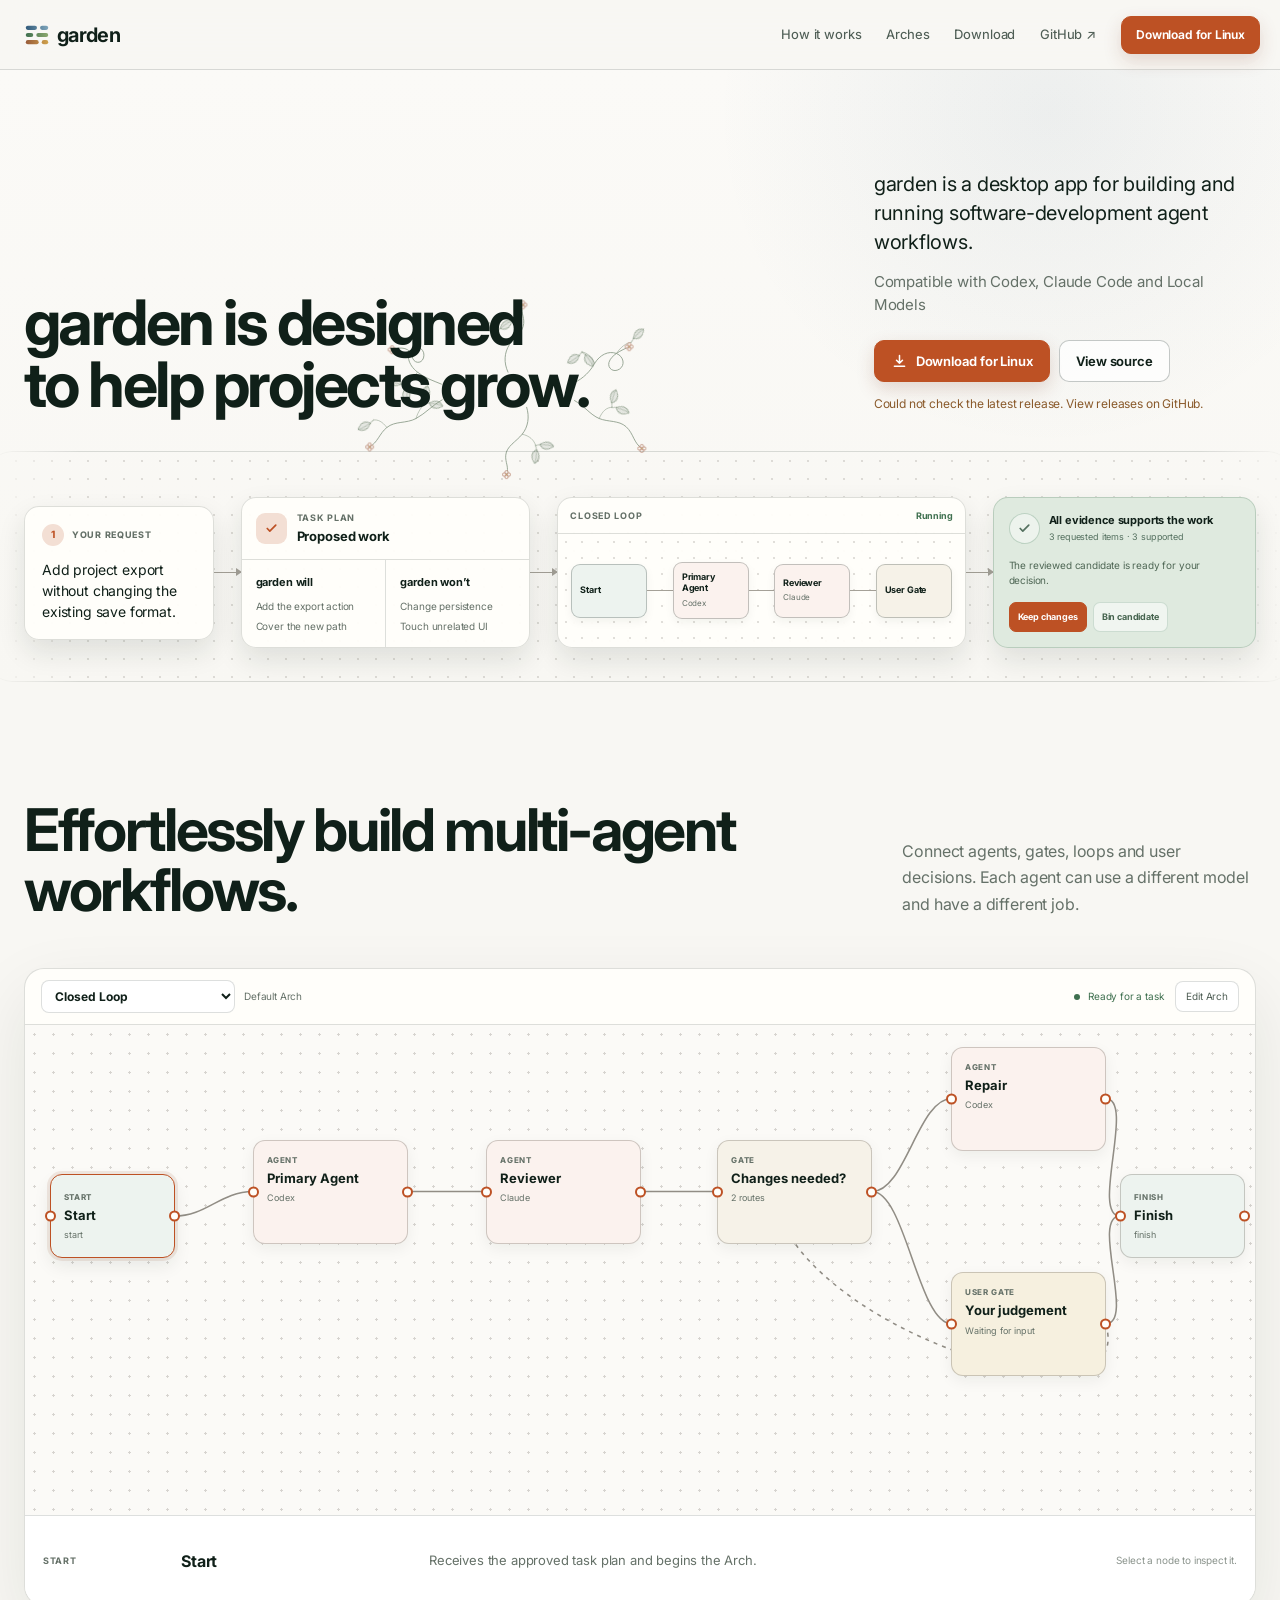
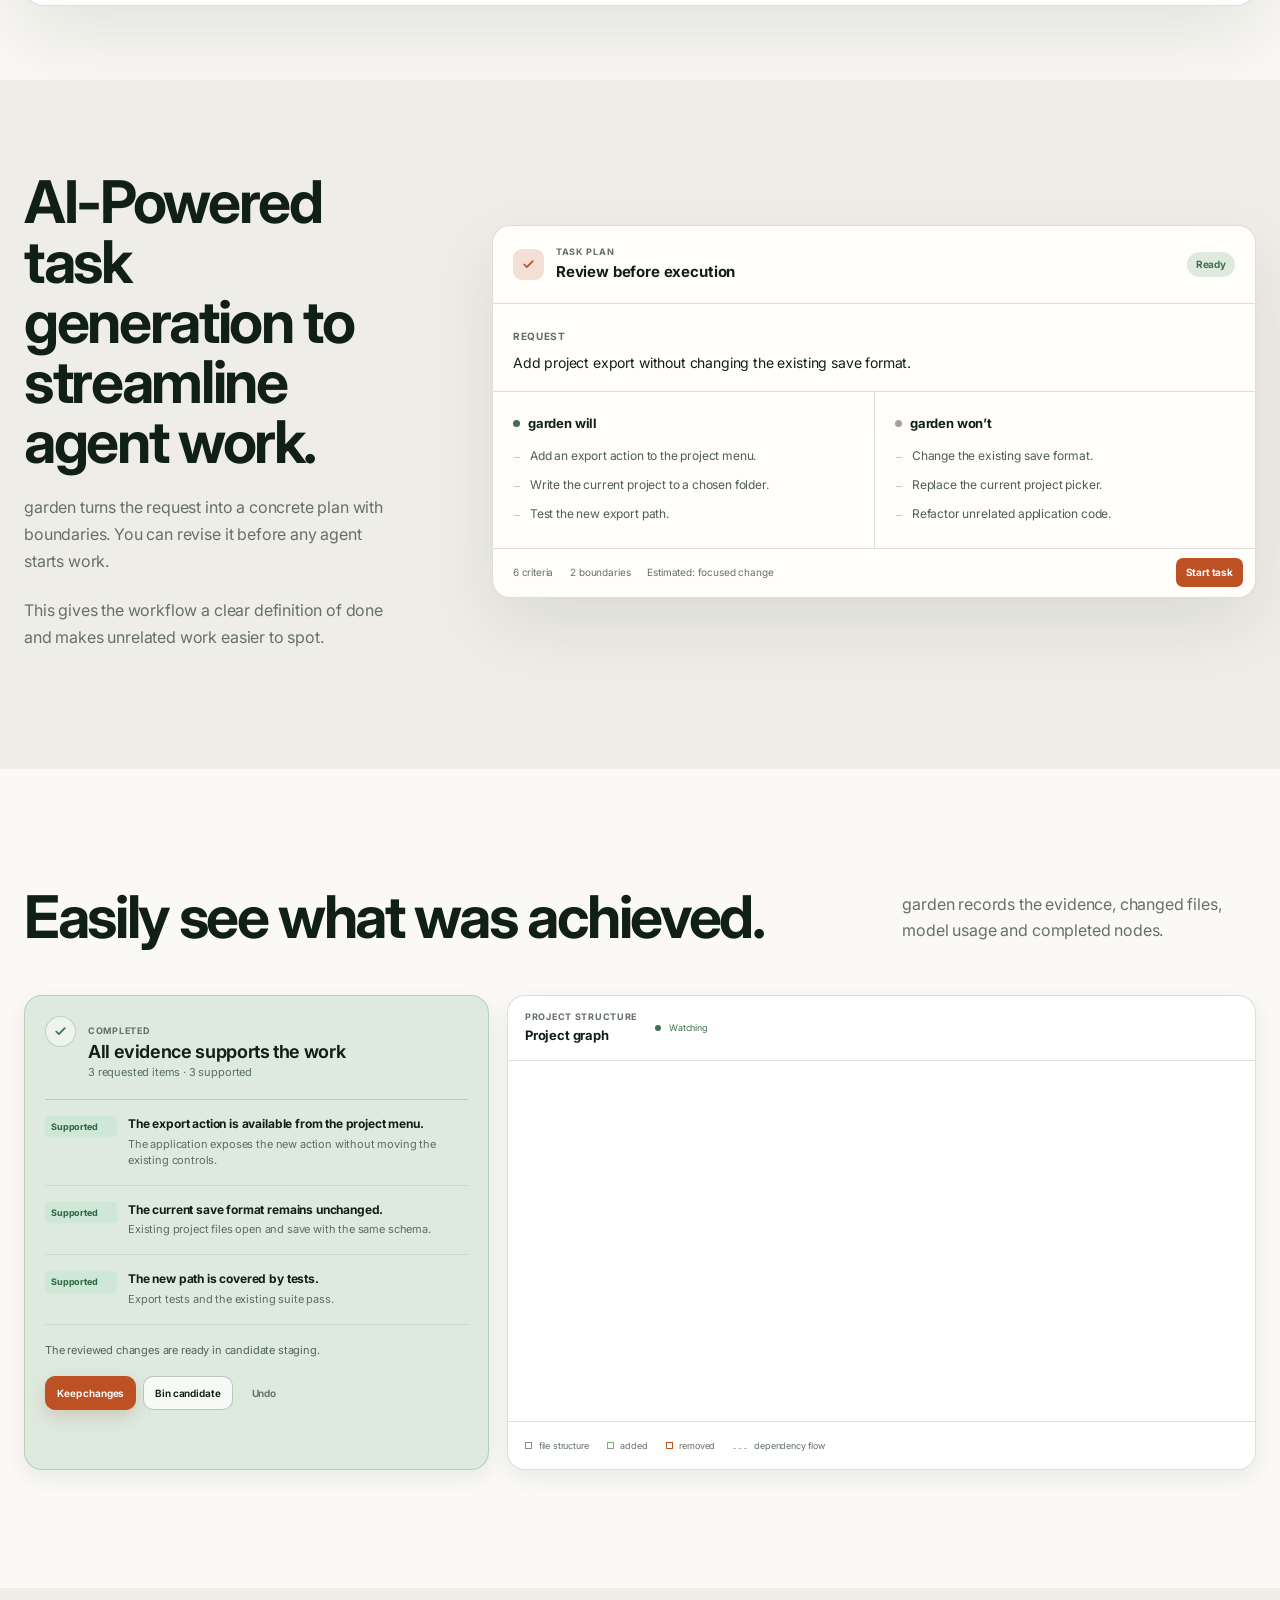
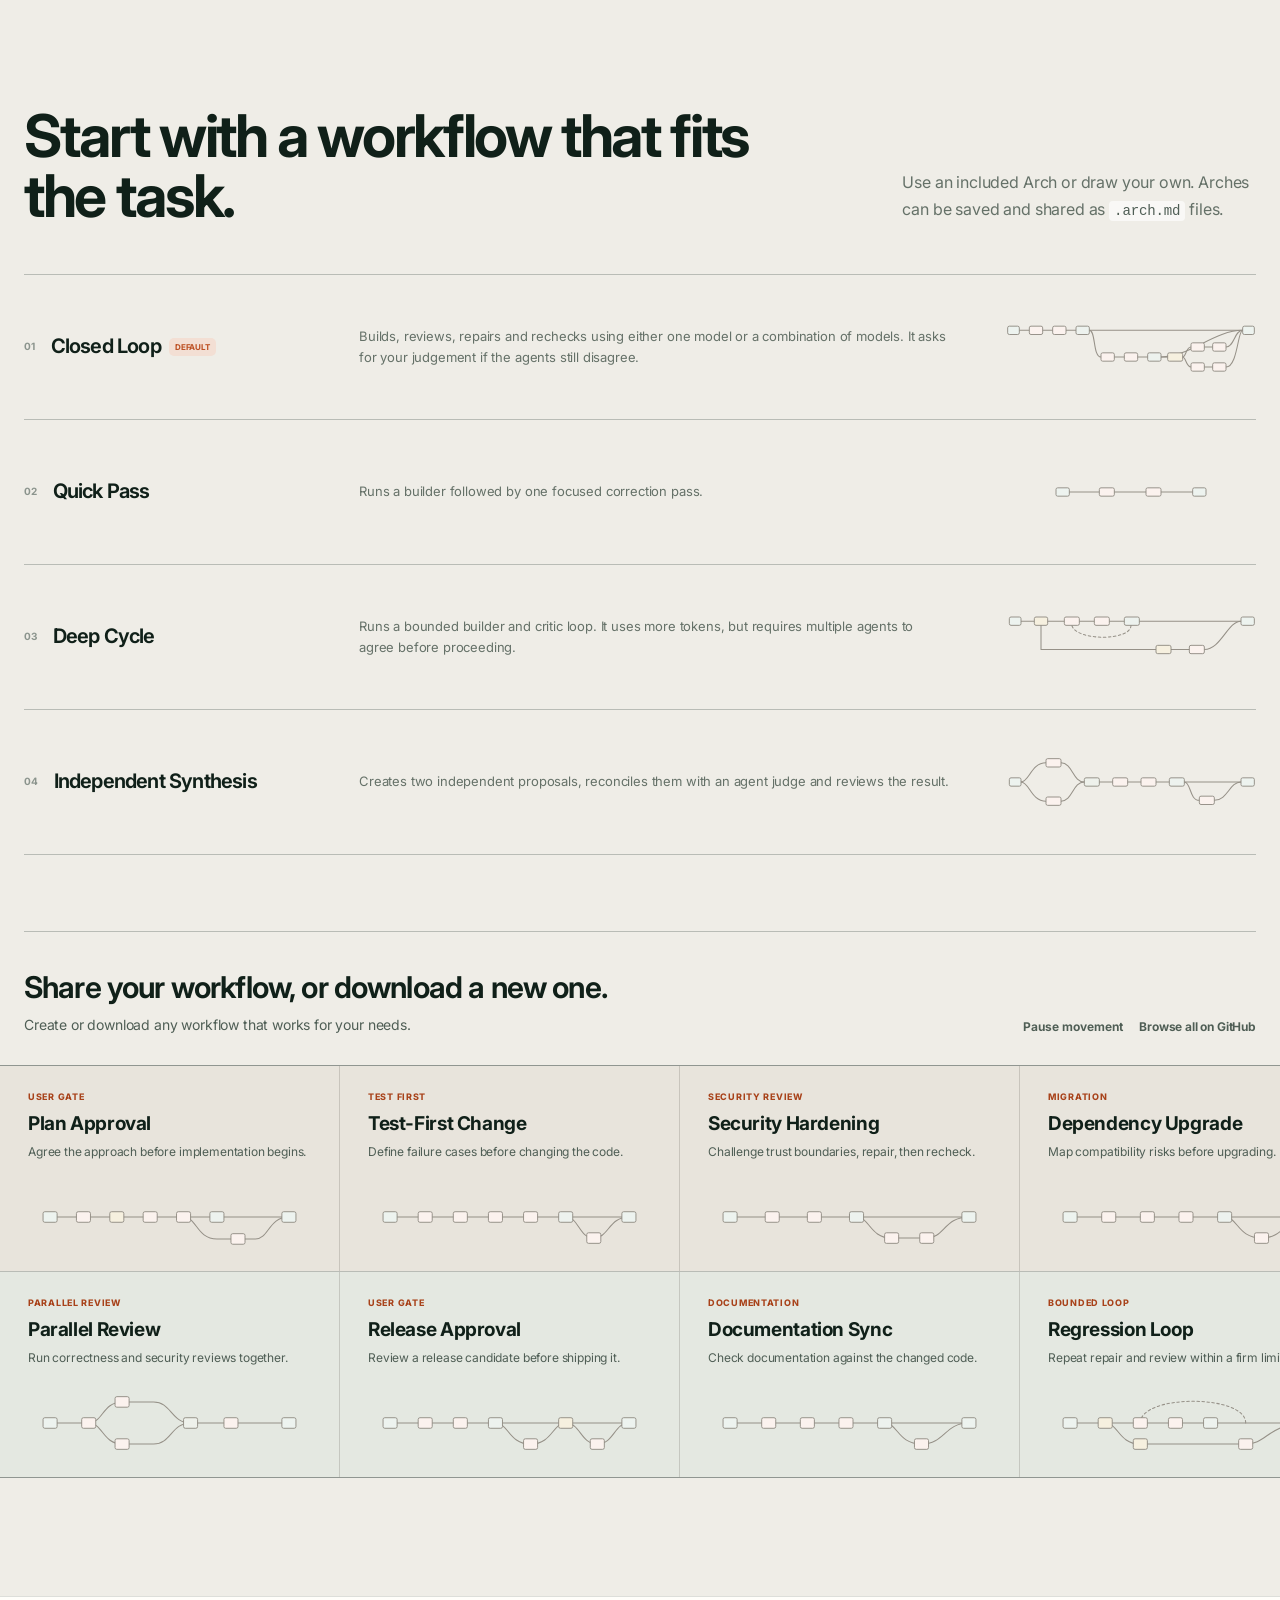
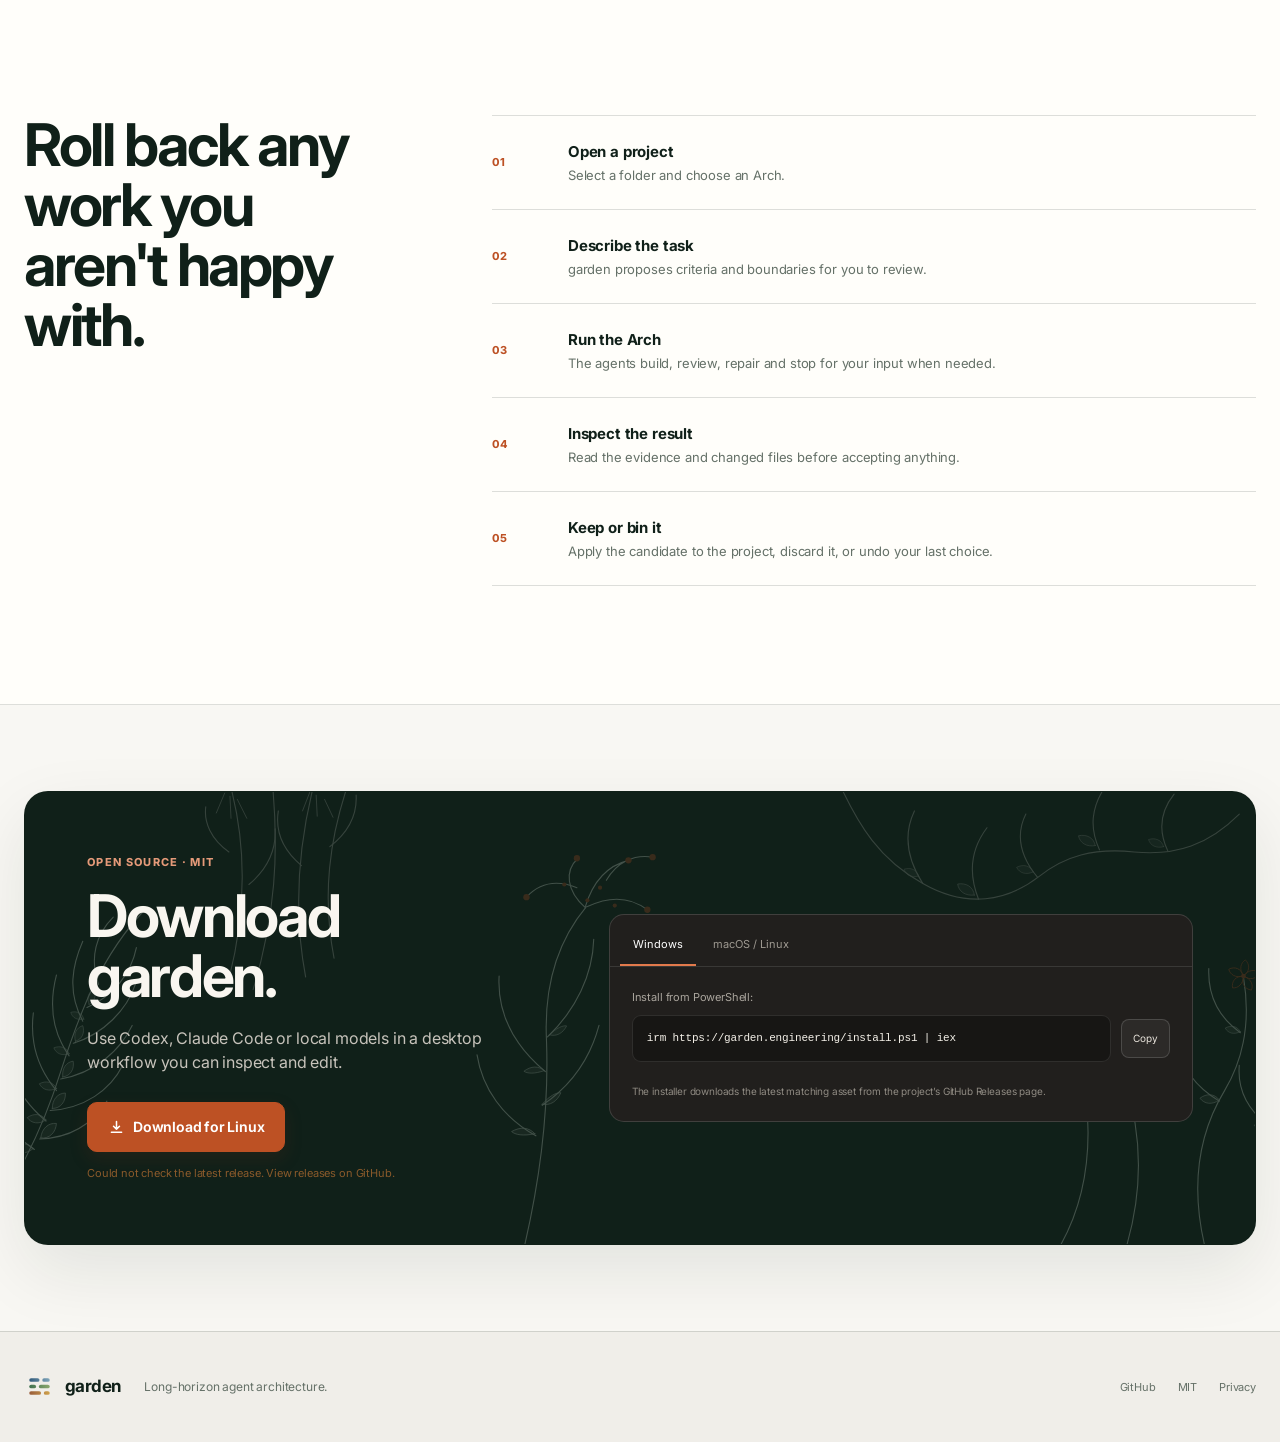
<file: index.html>
<!doctype html>
<html lang="en-GB">
<head>
  <meta charset="utf-8">
  <meta name="viewport" content="width=device-width, initial-scale=1">
  <meta name="description" content="garden is a desktop app for building and running software-development agent workflows.">
  <meta name="theme-color" content="#f8f7f3">
  <meta property="og:title" content="garden | Long-horizon agent architecture">
  <meta property="og:description" content="Compatible with Codex, Claude Code and Local Models">
  <meta property="og:type" content="website">
  <meta property="og:url" content="https://garden.engineering/">
  <link rel="icon" href="assets/garden-icon.svg" type="image/svg+xml">
  <link rel="preload" href="assets/fonts/inter-latin-variable.woff2" as="font" type="font/woff2" crossorigin>
  <link rel="stylesheet" href="styles.css">
  <title>garden | Long-horizon agent architecture</title>
</head>
<body>
  <!--
    THESIS: A garden run is the homepage; no screenshot gallery or marketing metaphor.
    OWN-WORLD: Exact app font stack, warm neutral surfaces, orange action, green evidence, typed nodes and thin routes.
    STORY: Visitor sees request become plan, Arch, evidence, then downloads or checks source.
    FIRST VIEWPORT: Direct offer and full run sequence, CTA visible.
    FORM: Run sequence, third composition, seed 86dbd34c.
    FINISH: unreviewed and undocumented is unfinished; this build ends with the finish review, the verdict, and DESIGN.md
  -->
  <a class="skip-link" href="#main">Skip to content</a>

  <header class="site-header" data-header>
    <div class="header-inner">
      <a class="brand" href="#top" aria-label="garden home">
        <img src="assets/garden-horizons-mark.svg" alt="" width="34" height="34">
        <span>garden</span>
      </a>

      <button class="menu-button" type="button" aria-expanded="false" aria-controls="site-nav" data-menu-button>
        <span class="sr-only">Open menu</span>
        <span></span><span></span>
      </button>

      <nav class="site-nav" id="site-nav" aria-label="Main navigation" data-nav>
        <a href="#how-it-works">How it works</a>
        <a href="#arches">Arches</a>
        <a href="#download">Download</a>
        <a href="https://github.com/willfromlondon/garden">GitHub <span aria-hidden="true">↗</span></a>
        <a class="button button-small button-download" href="https://github.com/willfromlondon/garden/releases" data-download-link>
          <span data-download-label>Download garden</span>
        </a>
      </nav>
    </div>
  </header>

  <main id="main">
    <section class="hero" id="top" aria-labelledby="hero-title">
      <div class="hero-copy page-width">
        <div>
          <h1 id="hero-title">garden is designed<br>to help projects <span class="growing-word" data-growing-word><span class="growing-word-text">grow</span><svg class="growth-drawing" viewBox="0 0 240 124" aria-hidden="true" focusable="false">
            <g class="growth-stems">
              <path class="growth-stem growth-stem-loop" pathLength="1" d="M30 63C18 58 8 55-2 47C-15 37-18 22-9 16C0 10 9 18 6 28C3 37-8 35-9 26C-11 15-24 12-36 17"/>
              <path class="growth-stem" pathLength="1" d="M31 84C18 91 9 102-4 109C-17 116-32 112-43 121C-53 129-55 141-66 147"/>
              <path class="growth-stem" pathLength="1" d="M119 47C113 34 114 21 121 10C128 -1 139 -6 140 -18C141 -28 135 -34 139 -43"/>
              <path class="growth-stem growth-stem-loop" pathLength="1" d="M208 61C220 55 229 46 235 35C242 24 253 18 264 22C274 26 276 38 268 43C260 48 252 42 254 34C257 24 270 18 281 13"/>
              <path class="growth-stem" pathLength="1" d="M208 85C221 92 229 104 241 109C253 114 267 111 277 120C287 129 287 142 298 149"/>
              <path class="growth-stem" pathLength="1" d="M144 94C148 107 146 120 138 130C130 140 117 146 116 158C115 168 121 174 117 184"/>
            </g>
            <g class="growth-branches">
              <path class="growth-branch" pathLength="1" data-growth-stem="0" data-growth-at="0.28" d="M-2 47C-8 55-12 60-18 63"/>
              <path class="growth-branch" pathLength="1" data-growth-stem="1" data-growth-at="0.34" d="M-4 109C-1 99 3 94 8 89"/>
              <path class="growth-branch" pathLength="1" data-growth-stem="1" data-growth-at="0.68" d="M-43 121C-49 113-55 110-61 111"/>
              <path class="growth-branch" pathLength="1" data-growth-stem="2" data-growth-at="0.38" d="M121 10C112 5 107 0 105 -7"/>
              <path class="growth-branch" pathLength="1" data-growth-stem="3" data-growth-at="0.35" d="M235 35C230 25 224 21 218 20"/>
              <path class="growth-branch" pathLength="1" data-growth-stem="3" data-growth-at="0.70" d="M264 22C270 13 277 8 284 7"/>
              <path class="growth-branch" pathLength="1" data-growth-stem="4" data-growth-at="0.45" d="M241 109C245 99 251 94 258 94"/>
              <path class="growth-branch" pathLength="1" data-growth-stem="5" data-growth-at="0.42" d="M138 130C148 132 154 138 156 145"/>
            </g>
            <g class="growth-leaves">
              <g class="growth-leaf" data-growth-stem="0" data-growth-at="0.28" transform="translate(-18 63) rotate(-150)"><path class="growth-leaf-petiole" d="M0 0L5-3"/><path class="growth-leaf-shape" d="M5-3C9-10 17-12 23-7C19 0 11 3 5-3Z"/><path class="growth-leaf-vein" d="M5-3C11-5 17-7 22-7"/></g>
              <g class="growth-leaf" data-growth-stem="0" data-growth-at="0.28" data-growth-optional transform="translate(-18 63) rotate(105)"><path class="growth-leaf-petiole" d="M0 0L5-3"/><path class="growth-leaf-shape" d="M5-3C9-10 17-12 23-7C19 0 11 3 5-3Z"/><path class="growth-leaf-vein" d="M5-3C11-5 17-7 22-7"/></g>
              <g class="growth-leaf" data-growth-stem="1" data-growth-at="0.34" transform="translate(8 89) rotate(-65)"><path class="growth-leaf-petiole" d="M0 0L5-3"/><path class="growth-leaf-shape" d="M5-3C9-10 17-12 23-7C19 0 11 3 5-3Z"/><path class="growth-leaf-vein" d="M5-3C11-5 17-7 22-7"/></g>
              <g class="growth-leaf" data-growth-stem="1" data-growth-at="0.34" data-growth-optional transform="translate(8 89) rotate(25)"><path class="growth-leaf-petiole" d="M0 0L5-3"/><path class="growth-leaf-shape" d="M5-3C9-10 17-12 23-7C19 0 11 3 5-3Z"/><path class="growth-leaf-vein" d="M5-3C11-5 17-7 22-7"/></g>
              <g class="growth-leaf" data-growth-stem="1" data-growth-at="0.68" transform="translate(-61 111) rotate(165)"><path class="growth-leaf-petiole" d="M0 0L5-3"/><path class="growth-leaf-shape" d="M5-3C9-10 17-12 23-7C19 0 11 3 5-3Z"/><path class="growth-leaf-vein" d="M5-3C11-5 17-7 22-7"/></g>
              <g class="growth-leaf" data-growth-stem="2" data-growth-at="0.38" transform="translate(105 -7) rotate(-130)"><path class="growth-leaf-petiole" d="M0 0L5-3"/><path class="growth-leaf-shape" d="M5-3C9-10 17-12 23-7C19 0 11 3 5-3Z"/><path class="growth-leaf-vein" d="M5-3C11-5 17-7 22-7"/></g>
              <g class="growth-leaf" data-growth-stem="2" data-growth-at="0.38" data-growth-optional transform="translate(105 -7) rotate(-20)"><path class="growth-leaf-petiole" d="M0 0L5-3"/><path class="growth-leaf-shape" d="M5-3C9-10 17-12 23-7C19 0 11 3 5-3Z"/><path class="growth-leaf-vein" d="M5-3C11-5 17-7 22-7"/></g>
              <g class="growth-leaf" data-growth-stem="3" data-growth-at="0.35" transform="translate(218 20) rotate(160)"><path class="growth-leaf-petiole" d="M0 0L5-3"/><path class="growth-leaf-shape" d="M5-3C9-10 17-12 23-7C19 0 11 3 5-3Z"/><path class="growth-leaf-vein" d="M5-3C11-5 17-7 22-7"/></g>
              <g class="growth-leaf" data-growth-stem="3" data-growth-at="0.35" data-growth-optional transform="translate(218 20) rotate(70)"><path class="growth-leaf-petiole" d="M0 0L5-3"/><path class="growth-leaf-shape" d="M5-3C9-10 17-12 23-7C19 0 11 3 5-3Z"/><path class="growth-leaf-vein" d="M5-3C11-5 17-7 22-7"/></g>
              <g class="growth-leaf" data-growth-stem="3" data-growth-at="0.70" transform="translate(284 7) rotate(-30)"><path class="growth-leaf-petiole" d="M0 0L5-3"/><path class="growth-leaf-shape" d="M5-3C9-10 17-12 23-7C19 0 11 3 5-3Z"/><path class="growth-leaf-vein" d="M5-3C11-5 17-7 22-7"/></g>
              <g class="growth-leaf" data-growth-stem="4" data-growth-at="0.45" transform="translate(258 94) rotate(35)"><path class="growth-leaf-petiole" d="M0 0L5-3"/><path class="growth-leaf-shape" d="M5-3C9-10 17-12 23-7C19 0 11 3 5-3Z"/><path class="growth-leaf-vein" d="M5-3C11-5 17-7 22-7"/></g>
              <g class="growth-leaf" data-growth-stem="4" data-growth-at="0.45" transform="translate(258 94) rotate(-60)"><path class="growth-leaf-petiole" d="M0 0L5-3"/><path class="growth-leaf-shape" d="M5-3C9-10 17-12 23-7C19 0 11 3 5-3Z"/><path class="growth-leaf-vein" d="M5-3C11-5 17-7 22-7"/></g>
              <g class="growth-leaf" data-growth-stem="5" data-growth-at="0.42" transform="translate(156 145) rotate(110)"><path class="growth-leaf-petiole" d="M0 0L5-3"/><path class="growth-leaf-shape" d="M5-3C9-10 17-12 23-7C19 0 11 3 5-3Z"/><path class="growth-leaf-vein" d="M5-3C11-5 17-7 22-7"/></g>
              <g class="growth-leaf" data-growth-stem="5" data-growth-at="0.42" transform="translate(156 145) rotate(20)"><path class="growth-leaf-petiole" d="M0 0L5-3"/><path class="growth-leaf-shape" d="M5-3C9-10 17-12 23-7C19 0 11 3 5-3Z"/><path class="growth-leaf-vein" d="M5-3C11-5 17-7 22-7"/></g>
            </g>
            <g class="growth-flower growth-bloom" data-growth-stem="0" transform="translate(-36 17)">
              <circle cy="-3.2" r="2.2"/><circle cx="3.2" r="2.2"/><circle cy="3.2" r="2.2"/><circle cx="-3.2" r="2.2"/><circle class="flower-centre" r="1"/>
            </g>
            <g class="growth-flower growth-bloom" data-growth-stem="1" transform="translate(-66 147)">
              <circle cy="-3.2" r="2.2"/><circle cx="3.2" r="2.2"/><circle cy="3.2" r="2.2"/><circle cx="-3.2" r="2.2"/><circle class="flower-centre" r="1"/>
            </g>
            <g class="growth-flower growth-bloom" data-growth-stem="2" transform="translate(139 -43)">
              <circle cy="-3.2" r="2.2"/><circle cx="3.2" r="2.2"/><circle cy="3.2" r="2.2"/><circle cx="-3.2" r="2.2"/><circle class="flower-centre" r="1"/>
            </g>
            <g class="growth-flower growth-bloom" data-growth-stem="3" transform="translate(281 13)">
              <circle cy="-3.2" r="2.2"/><circle cx="3.2" r="2.2"/><circle cy="3.2" r="2.2"/><circle cx="-3.2" r="2.2"/><circle class="flower-centre" r="1"/>
            </g>
            <g class="growth-flower growth-bloom" data-growth-stem="4" transform="translate(298 149)">
              <circle cy="-3.2" r="2.2"/><circle cx="3.2" r="2.2"/><circle cy="3.2" r="2.2"/><circle cx="-3.2" r="2.2"/><circle class="flower-centre" r="1"/>
            </g>
            <g class="growth-flower growth-bloom" data-growth-stem="5" transform="translate(117 184)">
              <circle cy="-3.2" r="2.2"/><circle cx="3.2" r="2.2"/><circle cy="3.2" r="2.2"/><circle cx="-3.2" r="2.2"/><circle class="flower-centre" r="1"/>
            </g>
          </svg></span>.</h1>
        </div>
        <div class="hero-intro">
          <p>garden is a desktop app for building and running software-development agent workflows.</p>
          <p class="hero-detail">Compatible with Codex, Claude Code and Local Models</p>
          <div class="hero-actions">
            <a class="button button-primary button-download" href="https://github.com/willfromlondon/garden/releases" data-download-link>
              <svg viewBox="0 0 20 20" aria-hidden="true"><path d="M10 3v9m0 0 3.5-3.5M10 12 6.5 8.5M4 15.5h12"/></svg>
              <span data-download-label>Download garden</span>
            </a>
            <a class="button" href="https://github.com/willfromlondon/garden">View source</a>
          </div>
          <p class="release-status" data-release-status aria-live="polite">Available for Windows, macOS and Linux.</p>
        </div>
      </div>

      <div class="run-stage page-width" aria-label="A garden run from request to reviewed result" data-run-stage>
        <article class="run-card request-card" data-run-step="1">
          <div class="run-card-label"><span class="step-number">1</span><span>Your request</span></div>
          <p>Add project export without changing the existing save format.</p>
        </article>

        <div class="run-connector" aria-hidden="true"><span></span></div>

        <article class="run-card plan-card" data-run-step="2">
          <div class="card-heading">
            <span class="card-icon card-icon-orange" aria-hidden="true">
              <svg viewBox="0 0 20 20"><path d="m5 10 3 3 7-7"/></svg>
            </span>
            <div><span class="component-label">Task plan</span><strong>Proposed work</strong></div>
          </div>
          <div class="scope-grid">
            <div><strong>garden will</strong><span>Add the export action</span><span>Cover the new path</span></div>
            <div><strong>garden won’t</strong><span>Change persistence</span><span>Touch unrelated UI</span></div>
          </div>
        </article>

        <div class="run-connector" aria-hidden="true"><span></span></div>

        <article class="run-card workflow-card" data-run-step="3">
          <div class="workflow-heading"><span class="component-label">Closed Loop</span><span>Running</span></div>
          <div class="mini-flow" aria-label="Start, Primary Agent, Reviewer, User Gate">
            <div class="mini-node mini-terminal"><span>Start</span></div><i></i>
            <div class="mini-node mini-agent"><span>Primary Agent</span><small>Codex</small></div><i></i>
            <div class="mini-node mini-agent"><span>Reviewer</span><small>Claude</small></div><i></i>
            <div class="mini-node mini-gate"><span>User Gate</span></div>
          </div>
        </article>

        <div class="run-connector" aria-hidden="true"><span></span></div>

        <article class="run-card evidence-card" data-run-step="4">
          <div class="evidence-heading">
            <span class="card-icon card-icon-green" aria-hidden="true">
              <svg viewBox="0 0 20 20"><path d="m5 10 3 3 7-7"/></svg>
            </span>
            <div><strong>All evidence supports the work</strong><span>3 requested items · 3 supported</span></div>
          </div>
          <p>The reviewed candidate is ready for your decision.</p>
          <div class="evidence-actions"><span>Keep changes</span><span>Bin candidate</span></div>
        </article>
      </div>

    </section>

    <section class="section arch-section" id="how-it-works" aria-labelledby="arch-title">
      <div class="page-width section-heading split-heading">
        <div>
          <h2 id="arch-title">Effortlessly build multi-agent workflows.</h2>
        </div>
        <p>Connect agents, gates, loops and user decisions. Each agent can use a different model and have a different job.</p>
      </div>

      <div class="arch-shell page-width">
        <div class="arch-toolbar">
          <label class="arch-picker">
            <span class="sr-only">Choose an included Arch</span>
            <select class="arch-select" data-arch-select>
              <option value="closed-loop">Closed Loop</option>
              <option value="quick-pass">Quick Pass</option>
              <option value="deep-cycle">Deep Cycle</option>
              <option value="independent-synthesis">Independent Synthesis</option>
            </select>
            <span data-arch-label>Default Arch</span>
          </label>
          <span class="arch-ready"><i></i> Ready for a task</span>
          <span class="toolbar-button">Edit Arch</span>
        </div>

        <div class="arch-workspace" data-arch-workspace>
          <svg class="arch-routes" aria-hidden="true"></svg>
          <div class="arch-node-layer"></div>
        </div>

        <div class="arch-inspector" aria-live="polite">
          <span class="component-label" data-inspector-kind>Start</span>
          <strong data-inspector-title>Start</strong>
          <p data-inspector-copy>Receives the approved task plan and begins the Arch.</p>
          <span class="inspector-hint">Select a node to inspect it.</span>
        </div>
      </div>
    </section>

    <section class="section planning-section" aria-labelledby="planning-title">
      <div class="page-width planning-layout">
        <div class="section-copy">
          <h2 id="planning-title">AI-Powered task generation to streamline agent work.</h2>
          <p>garden turns the request into a concrete plan with boundaries. You can revise it before any agent starts work.</p>
          <p>This gives the workflow a clear definition of done and makes unrelated work easier to spot.</p>
        </div>

        <div class="task-plan-large" aria-label="Example task plan">
          <div class="task-plan-header">
            <span class="card-icon card-icon-orange" aria-hidden="true"><svg viewBox="0 0 20 20"><path d="m5 10 3 3 7-7"/></svg></span>
            <div><span class="component-label">Task plan</span><strong>Review before execution</strong></div>
            <span class="plan-status">Ready</span>
          </div>
          <div class="plan-request"><span>Request</span><p>Add project export without changing the existing save format.</p></div>
          <div class="scope-grid scope-grid-large">
            <div>
              <strong><i class="scope-dot scope-dot-green"></i> garden will</strong>
              <span>Add an export action to the project menu.</span>
              <span>Write the current project to a chosen folder.</span>
              <span>Test the new export path.</span>
            </div>
            <div>
              <strong><i class="scope-dot scope-dot-grey"></i> garden won’t</strong>
              <span>Change the existing save format.</span>
              <span>Replace the current project picker.</span>
              <span>Refactor unrelated application code.</span>
            </div>
          </div>
          <div class="plan-footer"><span>6 criteria</span><span>2 boundaries</span><span>Estimated: focused change</span><span class="plan-button">Start task</span></div>
        </div>
      </div>
    </section>

    <section class="section evidence-section" aria-labelledby="evidence-title">
      <div class="page-width section-heading split-heading">
        <div>
          <h2 id="evidence-title">Easily see what was achieved.</h2>
        </div>
        <p>garden records the evidence, changed files, model usage and completed nodes.</p>
      </div>

      <div class="evidence-workspace page-width">
        <article class="result-panel">
          <div class="result-summary">
            <span class="card-icon card-icon-green" aria-hidden="true"><svg viewBox="0 0 20 20"><path d="m5 10 3 3 7-7"/></svg></span>
            <div><span class="component-label">Completed</span><h3>All evidence supports the work</h3><p>3 requested items · 3 supported</p></div>
          </div>
          <div class="criteria-list">
            <div><span class="supported">Supported</span><p><strong>The export action is available from the project menu.</strong><span>The application exposes the new action without moving the existing controls.</span></p></div>
            <div><span class="supported">Supported</span><p><strong>The current save format remains unchanged.</strong><span>Existing project files open and save with the same schema.</span></p></div>
            <div><span class="supported">Supported</span><p><strong>The new path is covered by tests.</strong><span>Export tests and the existing suite pass.</span></p></div>
          </div>
          <p class="result-note">The reviewed changes are ready in candidate staging.</p>
          <div class="result-actions"><span class="button button-primary">Keep changes</span><span class="button">Bin candidate</span><span class="button button-quiet">Undo</span></div>
        </article>

        <article class="project-panel">
          <div class="project-toolbar"><div><span class="component-label">Project structure</span><strong>Project graph</strong></div><span class="watching"><i></i> Watching</span><span class="file-tally" aria-label="The completed example contains 7 files, 84 additions, 17 removals and 9 dependencies"><span class="tally-state tally-baseline" aria-hidden="true">5 files · <b>+0</b> <em>−0</em> · 6 dependencies</span><span class="tally-state tally-early" aria-hidden="true">5 files · <b>+18</b> <em>−0</em> · 6 dependencies</span><span class="tally-state tally-first-file" aria-hidden="true">6 files · <b>+40</b> <em>−0</em> · 7 dependencies</span><span class="tally-state tally-first-trim" aria-hidden="true">6 files · <b>+40</b> <em>−10</em> · 7 dependencies</span><span class="tally-state tally-second-file" aria-hidden="true">7 files · <b>+62</b> <em>−10</em> · 8 dependencies</span><span class="tally-state tally-second-trim" aria-hidden="true">7 files · <b>+62</b> <em>−17</em> · 8 dependencies</span><span class="tally-state tally-complete" aria-hidden="true">7 files · <b>+84</b> <em>−17</em> · 9 dependencies</span></span></div>
          <div class="file-grove" aria-label="Project files and their dependencies" data-grove-animation>
            <svg viewBox="0 0 760 360" role="img" aria-labelledby="grove-title grove-description">
              <title id="grove-title">garden project grove</title>
              <desc id="grove-description">Five existing project files receive added and removed code, then two new files and their dependencies appear.</desc>
              <defs>
                <marker id="dependency-arrow" viewBox="0 0 8 8" refX="7" refY="4" markerWidth="7" markerHeight="7" orient="auto" markerUnits="userSpaceOnUse">
                  <path d="M1 1 7 4 1 7"/>
                </marker>
              </defs>

              <path class="grove-ground" d="M18 278H742"/>
              <g class="grove-dependencies">
                <path d="M60 278C60 322 218 322 265 278"/>
                <path d="M160 278C160 311 235 311 265 278"/>
                <path class="grove-dependency-new grove-dependency-one" d="M265 278C265 327 425 327 480 278"/>
                <path class="grove-dependency-new grove-dependency-two" d="M375 278C375 314 445 314 480 278"/>
                <path class="grove-dependency-new grove-dependency-three" d="M480 278C480 326 650 326 690 278"/>
                <path d="M590 278C590 307 663 307 690 278"/>
              </g>

              <g class="grove-tree grove-modified">
                <text class="grove-label" x="60" y="24" text-anchor="middle">project.ts</text>
                <line class="grove-label-leader" x1="60" y1="31" x2="60" y2="92"/>
                <line class="grove-spine" x1="60" y1="98" x2="60" y2="278"/>
                <line class="grove-spine-change mark-growth change-early" x1="60" y1="132" x2="60" y2="151"/>
                <line class="grove-spine-change mark-removal change-trim-one" x1="60" y1="185" x2="60" y2="202"/>
                <line class="grove-measure-sweep sweep-early" x1="60" y1="98" x2="60" y2="278" pathLength="1"/>
                <circle class="grove-apex" cx="60" cy="98" r="3"/><circle class="grove-base" cx="60" cy="278" r="5.5"/>
                <path class="grove-branch mark-sage" d="M60 119H46V115H39"/><circle class="grove-joint mark-sage" cx="46" cy="119" r="1.6"/><circle class="grove-dot mark-sage" cx="39" cy="115" r="2.2"/>
                <path class="grove-branch mark-growth change-early" d="M60 141H74"/><circle class="grove-dot mark-growth change-early" cx="74" cy="141" r="2.3"/>
                <path class="grove-branch mark-blue" d="M60 166H43V172H35"/><circle class="grove-joint mark-blue" cx="43" cy="166" r="1.6"/><rect class="grove-box mark-blue" x="31" y="168" width="8" height="8" rx="1"/>
                <g class="grove-change-removed change-trim-one"><path class="grove-branch mark-dark" d="M60 194H78"/><circle class="grove-dot mark-dark" cx="78" cy="194" r="2.3"/></g>
                <path class="grove-branch mark-growth change-final" d="M60 221H44"/><circle class="grove-dot mark-growth change-final" cx="44" cy="221" r="2.2"/>
                <path class="grove-branch mark-sage" d="M60 246H72V241H80"/><circle class="grove-joint mark-sage" cx="72" cy="246" r="1.6"/><circle class="grove-dot mark-sage" cx="80" cy="241" r="2.1"/>
              </g>

              <g class="grove-tree kind-added grove-added-one">
                <text class="grove-label" x="160" y="43" text-anchor="middle">export.ts</text>
                <line class="grove-label-leader" x1="160" y1="50" x2="160" y2="116"/>
                <line class="grove-spine" x1="160" y1="122" x2="160" y2="278"/>
                <circle class="grove-apex" cx="160" cy="122" r="3"/><circle class="grove-base" cx="160" cy="278" r="5.5"/>
                <path class="grove-branch mark-growth" d="M160 151H143"/><rect class="grove-box mark-growth" x="139" y="147" width="8" height="8" rx="1"/>
                <path class="grove-branch mark-growth" d="M160 182H177V177H184"/><circle class="grove-joint mark-growth" cx="177" cy="182" r="1.6"/><rect class="grove-box mark-growth" x="180" y="173" width="8" height="8" rx="1"/>
                <path class="grove-branch mark-growth" d="M160 216H146V222H137"/><circle class="grove-joint mark-growth" cx="146" cy="216" r="1.6"/><circle class="grove-dot mark-growth" cx="137" cy="222" r="2.3"/>
                <path class="grove-branch mark-growth" d="M160 248H174"/><circle class="grove-dot mark-growth" cx="174" cy="248" r="2.2"/>
              </g>

              <g class="grove-tree grove-modified">
                <text class="grove-label" x="265" y="20" text-anchor="middle">commands.rs</text>
                <line class="grove-label-leader" x1="265" y1="27" x2="265" y2="82"/>
                <line class="grove-spine" x1="265" y1="88" x2="265" y2="278"/>
                <line class="grove-spine-change mark-removal change-trim-one" x1="265" y1="143" x2="265" y2="160"/>
                <line class="grove-spine-change mark-growth change-final" x1="265" y1="188" x2="265" y2="209"/>
                <line class="grove-measure-sweep sweep-trim-one" x1="265" y1="88" x2="265" y2="278" pathLength="1"/>
                <circle class="grove-apex" cx="265" cy="88" r="3"/><circle class="grove-base" cx="265" cy="278" r="5.5"/>
                <path class="grove-branch mark-dark" d="M265 109H247V104H238"/><circle class="grove-joint mark-dark" cx="247" cy="109" r="1.6"/><rect class="grove-box mark-dark" x="233" y="99" width="10" height="10" rx="1"/>
                <path class="grove-branch mark-sage" d="M265 129H283"/><rect class="grove-box mark-sage" x="279" y="125" width="8" height="8" rx="1"/>
                <g class="grove-change-removed change-trim-one"><path class="grove-branch mark-blue" d="M265 151H247V157H238"/><circle class="grove-joint mark-blue" cx="247" cy="151" r="1.6"/><rect class="grove-box mark-blue" x="233" y="152" width="10" height="10" rx="1"/></g>
                <path class="grove-branch mark-dark" d="M265 174H286V168H294"/><circle class="grove-joint mark-dark" cx="286" cy="174" r="1.6"/><rect class="grove-box mark-dark" x="290" y="164" width="8" height="8" rx="1"/>
                <path class="grove-branch mark-growth change-final" d="M265 198H244"/><circle class="grove-dot mark-growth change-final" cx="244" cy="198" r="2.4"/>
                <path class="grove-branch mark-dark" d="M265 221H282V227H291"/><circle class="grove-joint mark-dark" cx="282" cy="221" r="1.6"/><rect class="grove-box mark-dark" x="286" y="222" width="10" height="10" rx="1"/>
                <path class="grove-branch mark-sage" d="M265 247H248"/><circle class="grove-dot mark-sage" cx="248" cy="247" r="2.2"/>
              </g>

              <g class="grove-tree grove-modified">
                <text class="grove-label" x="375" y="55" text-anchor="middle">menu.ts</text>
                <line class="grove-label-leader" x1="375" y1="62" x2="375" y2="127"/>
                <line class="grove-spine" x1="375" y1="133" x2="375" y2="278"/>
                <line class="grove-spine-change mark-growth change-early" x1="375" y1="149" x2="375" y2="172"/>
                <line class="grove-measure-sweep sweep-early" x1="375" y1="133" x2="375" y2="278" pathLength="1"/>
                <circle class="grove-apex" cx="375" cy="133" r="3"/><circle class="grove-base" cx="375" cy="278" r="5.5"/>
                <path class="grove-branch mark-growth change-early" d="M375 158H359V164H351"/><circle class="grove-joint mark-growth change-early" cx="359" cy="158" r="1.6"/><rect class="grove-box mark-growth change-early" x="347" y="160" width="8" height="8" rx="1"/>
                <path class="grove-branch mark-sage" d="M375 186H392"/><circle class="grove-dot mark-sage" cx="392" cy="186" r="2.3"/>
                <path class="grove-branch mark-blue" d="M375 218H357"/><rect class="grove-box mark-blue" x="353" y="214" width="8" height="8" rx="1"/>
                <path class="grove-branch mark-dark" d="M375 248H390V243H397"/><circle class="grove-joint mark-dark" cx="390" cy="248" r="1.6"/><circle class="grove-dot mark-dark" cx="397" cy="243" r="2.2"/>
              </g>

              <g class="grove-tree kind-added grove-added-two">
                <text class="grove-label" x="480" y="33" text-anchor="middle">export.test.ts</text>
                <line class="grove-label-leader" x1="480" y1="40" x2="480" y2="105"/>
                <line class="grove-spine" x1="480" y1="111" x2="480" y2="278"/>
                <circle class="grove-apex" cx="480" cy="111" r="3"/><circle class="grove-base" cx="480" cy="278" r="5.5"/>
                <path class="grove-branch mark-growth" d="M480 132H459V127H450"/><circle class="grove-joint mark-growth" cx="459" cy="132" r="1.6"/><rect class="grove-box mark-growth" x="445" y="122" width="10" height="10" rx="1"/>
                <path class="grove-branch mark-growth" d="M480 154H501"/><rect class="grove-box mark-growth" x="497" y="150" width="8" height="8" rx="1"/>
                <path class="grove-branch mark-growth" d="M480 177H461V183H452"/><circle class="grove-joint mark-growth" cx="461" cy="177" r="1.6"/><rect class="grove-box mark-growth" x="447" y="178" width="10" height="10" rx="1"/>
                <path class="grove-branch mark-growth" d="M480 201H503V195H511"/><circle class="grove-joint mark-growth" cx="503" cy="201" r="1.6"/><rect class="grove-box mark-growth" x="507" y="191" width="8" height="8" rx="1"/>
                <path class="grove-branch mark-growth" d="M480 225H458"/><rect class="grove-box mark-growth" x="454" y="221" width="8" height="8" rx="1"/>
                <path class="grove-branch mark-growth" d="M480 248H499V254H508"/><circle class="grove-joint mark-growth" cx="499" cy="248" r="1.6"/><rect class="grove-box mark-growth" x="503" y="249" width="10" height="10" rx="1"/>
              </g>

              <g class="grove-tree grove-modified">
                <text class="grove-label" x="590" y="20" text-anchor="middle">Cargo.toml</text>
                <line class="grove-label-leader" x1="590" y1="27" x2="590" y2="94"/>
                <line class="grove-spine" x1="590" y1="100" x2="590" y2="278"/>
                <line class="grove-spine-change mark-growth change-final" x1="590" y1="218" x2="590" y2="238"/>
                <line class="grove-measure-sweep sweep-final" x1="590" y1="100" x2="590" y2="278" pathLength="1"/>
                <circle class="grove-apex" cx="590" cy="100" r="3"/><circle class="grove-base" cx="590" cy="278" r="5.5"/>
                <path class="grove-branch mark-dark" d="M590 124H574"/><circle class="grove-dot mark-dark" cx="574" cy="124" r="2.3"/>
                <path class="grove-branch mark-sage" d="M590 149H608V144H616"/><circle class="grove-joint mark-sage" cx="608" cy="149" r="1.6"/><circle class="grove-dot mark-sage" cx="616" cy="144" r="2.2"/>
                <path class="grove-branch mark-blue" d="M590 174H570V180H562"/><circle class="grove-joint mark-blue" cx="570" cy="174" r="1.6"/><rect class="grove-box mark-blue" x="558" y="176" width="8" height="8" rx="1"/>
                <path class="grove-branch mark-dark" d="M590 202H612"/><circle class="grove-dot mark-dark" cx="612" cy="202" r="2.3"/>
                <path class="grove-branch mark-growth change-final" d="M590 228H574"/><circle class="grove-dot mark-growth change-final" cx="574" cy="228" r="2.2"/>
                <path class="grove-branch mark-sage" d="M590 250H607"/><circle class="grove-dot mark-sage" cx="607" cy="250" r="2.2"/>
              </g>

              <g class="grove-tree grove-modified">
                <text class="grove-label" x="690" y="43" text-anchor="middle">lib.rs</text>
                <line class="grove-label-leader" x1="690" y1="50" x2="690" y2="114"/>
                <line class="grove-spine" x1="690" y1="120" x2="690" y2="278"/>
                <line class="grove-spine-change mark-growth change-final" x1="690" y1="190" x2="690" y2="209"/>
                <line class="grove-spine-change mark-removal change-trim-two" x1="690" y1="213" x2="690" y2="232"/>
                <line class="grove-measure-sweep sweep-trim-two" x1="690" y1="120" x2="690" y2="278" pathLength="1"/>
                <circle class="grove-apex" cx="690" cy="120" r="3"/><circle class="grove-base" cx="690" cy="278" r="5.5"/>
                <path class="grove-branch mark-dark" d="M690 139H671V134H662"/><circle class="grove-joint mark-dark" cx="671" cy="139" r="1.6"/><rect class="grove-box mark-dark" x="657" y="129" width="10" height="10" rx="1"/>
                <path class="grove-branch mark-sage" d="M690 158H708"/><circle class="grove-dot mark-sage" cx="708" cy="158" r="2.3"/>
                <path class="grove-branch mark-blue" d="M690 179H670"/><rect class="grove-box mark-blue" x="666" y="175" width="8" height="8" rx="1"/>
                <path class="grove-branch mark-growth change-final" d="M690 200H711V195H719"/><circle class="grove-joint mark-growth change-final" cx="711" cy="200" r="1.6"/><circle class="grove-dot mark-growth change-final" cx="719" cy="195" r="2.2"/>
                <g class="grove-change-removed change-trim-two"><path class="grove-branch mark-dark" d="M690 221H668V227H659"/><circle class="grove-joint mark-dark" cx="668" cy="221" r="1.6"/><rect class="grove-box mark-dark" x="654" y="222" width="10" height="10" rx="1"/></g>
                <path class="grove-branch mark-sage" d="M690 244H709"/><circle class="grove-dot mark-sage" cx="709" cy="244" r="2.3"/>
                <path class="grove-branch mark-dark" d="M690 263H673"/><rect class="grove-box mark-dark" x="669" y="259" width="8" height="8" rx="1"/>
              </g>
            </svg>
          </div>
          <div class="project-legend"><span><i class="legend-base"></i> file structure</span><span><i class="legend-added"></i> added</span><span><i class="legend-removed"></i> removed</span><span><i class="legend-route"></i> dependency flow</span></div>
        </article>
      </div>
    </section>

    <section class="section arches-section" id="arches" aria-labelledby="arches-title">
      <div class="page-width section-heading split-heading">
        <div>
          <h2 id="arches-title">Start with a workflow that fits the task.</h2>
        </div>
        <p>Use an included Arch or draw your own. Arches can be saved and shared as <code>.arch.md</code> files.</p>
      </div>

      <div class="arch-list page-width">
        <article class="arch-option arch-option-featured">
          <div class="arch-option-name"><span class="option-index">01</span><div><h3>Closed Loop</h3><span>Default</span></div></div>
          <p>Builds, reviews, repairs and rechecks using either one model or a combination of models. It asks for your judgement if the agents still disagree.</p>
          <svg class="arch-glyph" viewBox="0 0 300 74" aria-hidden="true" focusable="false">
            <g class="glyph-routes">
              <path d="M16 17H28"/><path d="M44 17H56"/><path d="M72 17H84"/><path d="M100 17H284"/>
              <path d="M100 17C108 17 104 49 114 49"/><path d="M130 49H142"/><path d="M158 49H170"/><path d="M186 49H194"/>
              <path d="M186 49C220 49 250 17 284 17"/>
              <path d="M212 49C216 49 216 37 222 37"/><path d="M212 49C216 49 216 61 222 61"/>
              <path d="M238 37H248"/><path d="M238 61H248"/>
              <path d="M264 37C274 37 274 17 284 17"/><path d="M264 61C278 61 278 17 284 17"/>
            </g>
            <rect class="glyph-node glyph-terminal" x="2" y="12" width="14" height="10" rx="2"/>
            <rect class="glyph-node glyph-agent" x="28" y="12" width="16" height="10" rx="2"/>
            <rect class="glyph-node glyph-agent" x="56" y="12" width="16" height="10" rx="2"/>
            <rect class="glyph-node glyph-gate" x="84" y="12" width="16" height="10" rx="2"/>
            <rect class="glyph-node glyph-agent" x="114" y="44" width="16" height="10" rx="2"/>
            <rect class="glyph-node glyph-agent" x="142" y="44" width="16" height="10" rx="2"/>
            <rect class="glyph-node glyph-gate" x="170" y="44" width="16" height="10" rx="2"/>
            <rect class="glyph-node glyph-human" x="194" y="44" width="18" height="10" rx="2"/>
            <rect class="glyph-node glyph-agent" x="222" y="32" width="16" height="10" rx="2"/>
            <rect class="glyph-node glyph-agent" x="222" y="56" width="16" height="10" rx="2"/>
            <rect class="glyph-node glyph-agent" x="248" y="32" width="16" height="10" rx="2"/>
            <rect class="glyph-node glyph-agent" x="248" y="56" width="16" height="10" rx="2"/>
            <rect class="glyph-node glyph-terminal" x="284" y="12" width="14" height="10" rx="2"/>
          </svg>
        </article>
        <article class="arch-option">
          <div class="arch-option-name"><span class="option-index">02</span><h3>Quick Pass</h3></div>
          <p>Runs a builder followed by one focused correction pass.</p>
          <svg class="arch-glyph" viewBox="0 0 300 74" aria-hidden="true" focusable="false">
            <g class="glyph-routes"><path d="M76 37H112"/><path d="M130 37H168"/><path d="M186 37H224"/></g>
            <rect class="glyph-node glyph-terminal" x="60" y="32" width="16" height="10" rx="2"/>
            <rect class="glyph-node glyph-agent" x="112" y="32" width="18" height="10" rx="2"/>
            <rect class="glyph-node glyph-agent" x="168" y="32" width="18" height="10" rx="2"/>
            <rect class="glyph-node glyph-terminal" x="224" y="32" width="16" height="10" rx="2"/>
          </svg>
        </article>
        <article class="arch-option">
          <div class="arch-option-name"><span class="option-index">03</span><h3>Deep Cycle</h3></div>
          <p>Runs a bounded builder and critic loop. It uses more tokens, but requires multiple agents to agree before proceeding.</p>
          <svg class="arch-glyph" viewBox="0 0 300 74" aria-hidden="true" focusable="false">
            <g class="glyph-routes">
              <path d="M18 18H34"/><path d="M50 18H70"/><path d="M88 18H106"/><path d="M124 18H142"/><path d="M160 18H282"/>
              <path d="M150 23C150 42 84 42 79 23" class="glyph-loopback"/>
              <path d="M42 23V52H180"/><path d="M198 52H220"/><path d="M238 52C258 52 266 18 282 18"/>
            </g>
            <rect class="glyph-node glyph-terminal" x="4" y="13" width="14" height="10" rx="2"/>
            <rect class="glyph-node glyph-loop" x="34" y="13" width="16" height="10" rx="2"/>
            <rect class="glyph-node glyph-agent" x="70" y="13" width="18" height="10" rx="2"/>
            <rect class="glyph-node glyph-agent" x="106" y="13" width="18" height="10" rx="2"/>
            <rect class="glyph-node glyph-gate" x="142" y="13" width="18" height="10" rx="2"/>
            <rect class="glyph-node glyph-human" x="180" y="47" width="18" height="10" rx="2"/>
            <rect class="glyph-node glyph-agent" x="220" y="47" width="18" height="10" rx="2"/>
            <rect class="glyph-node glyph-terminal" x="282" y="13" width="16" height="10" rx="2"/>
          </svg>
        </article>
        <article class="arch-option">
          <div class="arch-option-name"><span class="option-index">04</span><h3>Independent Synthesis</h3></div>
          <p>Creates two independent proposals, reconciles them with an agent judge and reviews the result.</p>
          <svg class="arch-glyph" viewBox="0 0 300 74" aria-hidden="true" focusable="false">
            <g class="glyph-routes">
              <path d="M18 37C28 37 30 14 48 14"/><path d="M18 37C28 37 30 60 48 60"/>
              <path d="M66 14C80 14 80 37 94 37"/><path d="M66 60C80 60 80 37 94 37"/>
              <path d="M112 37H128"/><path d="M146 37H162"/><path d="M180 37H196"/><path d="M214 37H282"/>
              <path d="M214 37C222 37 220 59 232 59"/><path d="M250 59C266 59 268 37 282 37"/>
            </g>
            <rect class="glyph-node glyph-terminal" x="4" y="32" width="14" height="10" rx="2"/>
            <rect class="glyph-node glyph-agent" x="48" y="9" width="18" height="10" rx="2"/>
            <rect class="glyph-node glyph-agent" x="48" y="55" width="18" height="10" rx="2"/>
            <rect class="glyph-node glyph-join" x="94" y="32" width="18" height="10" rx="2"/>
            <rect class="glyph-node glyph-agent" x="128" y="32" width="18" height="10" rx="2"/>
            <rect class="glyph-node glyph-agent" x="162" y="32" width="18" height="10" rx="2"/>
            <rect class="glyph-node glyph-gate" x="196" y="32" width="18" height="10" rx="2"/>
            <rect class="glyph-node glyph-agent" x="232" y="54" width="18" height="10" rx="2"/>
            <rect class="glyph-node glyph-terminal" x="282" y="32" width="16" height="10" rx="2"/>
          </svg>
        </article>
      </div>

      <div class="arch-library" data-arch-library>
        <div class="arch-library-heading">
          <div>
            <h3>Share your workflow, or download a new one.</h3>
            <p>Create or download any workflow that works for your needs.</p>
          </div>
          <div class="arch-library-actions">
            <button class="arch-marquee-toggle" type="button" data-arch-marquee-toggle aria-pressed="false">Pause movement</button>
            <a class="arch-library-all" href="https://github.com/willfromlondon/garden-arches">Browse all on GitHub</a>
          </div>
        </div>

        <div class="arch-marquee" data-arch-marquee role="region" aria-label="garden workflow library">
          <div class="arch-marquee-row" data-arch-marquee-row>
            <div class="arch-marquee-group">
              <a class="arch-library-tile" href="https://github.com/willfromlondon/garden-arches/tree/main/plan-approval">
                <span class="arch-kind">User gate</span><h4>Plan Approval</h4><p>Agree the approach before implementation begins.</p>
                <svg class="arch-tile-glyph" viewBox="0 0 300 82" aria-hidden="true"><g class="glyph-routes"><path d="M14 41H52H90H128H166H204H286"/><path d="M166 41C181 41 181 66 204 66H248C263 66 263 41 286 41"/></g><rect class="glyph-node glyph-terminal" x="6" y="35" width="16" height="12" rx="2"/><rect class="glyph-node glyph-agent" x="44" y="35" width="16" height="12" rx="2"/><rect class="glyph-node glyph-human" x="82" y="35" width="16" height="12" rx="2"/><rect class="glyph-node glyph-agent" x="120" y="35" width="16" height="12" rx="2"/><rect class="glyph-node glyph-agent" x="158" y="35" width="16" height="12" rx="2"/><rect class="glyph-node glyph-gate" x="196" y="35" width="16" height="12" rx="2"/><rect class="glyph-node glyph-agent" x="220" y="60" width="16" height="12" rx="2"/><rect class="glyph-node glyph-terminal" x="278" y="35" width="16" height="12" rx="2"/></svg>
              </a>
              <a class="arch-library-tile" href="https://github.com/willfromlondon/garden-arches/tree/main/test-first-change">
                <span class="arch-kind">Test first</span><h4>Test-First Change</h4><p>Define failure cases before changing the code.</p>
                <svg class="arch-tile-glyph" viewBox="0 0 300 82" aria-hidden="true"><g class="glyph-routes"><path d="M14 41H54H94H134H174H214H286"/><path d="M214 41C229 41 229 65 246 65S263 41 286 41"/></g><rect class="glyph-node glyph-terminal" x="6" y="35" width="16" height="12" rx="2"/><rect class="glyph-node glyph-agent" x="46" y="35" width="16" height="12" rx="2"/><rect class="glyph-node glyph-agent" x="86" y="35" width="16" height="12" rx="2"/><rect class="glyph-node glyph-agent" x="126" y="35" width="16" height="12" rx="2"/><rect class="glyph-node glyph-agent" x="166" y="35" width="16" height="12" rx="2"/><rect class="glyph-node glyph-gate" x="206" y="35" width="16" height="12" rx="2"/><rect class="glyph-node glyph-agent" x="238" y="59" width="16" height="12" rx="2"/><rect class="glyph-node glyph-terminal" x="278" y="35" width="16" height="12" rx="2"/></svg>
              </a>
              <a class="arch-library-tile" href="https://github.com/willfromlondon/garden-arches/tree/main/security-hardening">
                <span class="arch-kind">Security review</span><h4>Security Hardening</h4><p>Challenge trust boundaries, repair, then recheck.</p>
                <svg class="arch-tile-glyph" viewBox="0 0 300 82" aria-hidden="true"><g class="glyph-routes"><path d="M14 41H62H110H158H206H286"/><path d="M158 41C173 41 173 65 198 65H238C258 65 258 41 286 41"/></g><rect class="glyph-node glyph-terminal" x="6" y="35" width="16" height="12" rx="2"/><rect class="glyph-node glyph-agent" x="54" y="35" width="16" height="12" rx="2"/><rect class="glyph-node glyph-agent" x="102" y="35" width="16" height="12" rx="2"/><rect class="glyph-node glyph-gate" x="150" y="35" width="16" height="12" rx="2"/><rect class="glyph-node glyph-agent" x="190" y="59" width="16" height="12" rx="2"/><rect class="glyph-node glyph-agent" x="230" y="59" width="16" height="12" rx="2"/><rect class="glyph-node glyph-terminal" x="278" y="35" width="16" height="12" rx="2"/></svg>
              </a>
              <a class="arch-library-tile" href="https://github.com/willfromlondon/garden-arches/tree/main/dependency-upgrade">
                <span class="arch-kind">Migration</span><h4>Dependency Upgrade</h4><p>Map compatibility risks before upgrading.</p>
                <svg class="arch-tile-glyph" viewBox="0 0 300 82" aria-hidden="true"><g class="glyph-routes"><path d="M14 41H58H102H146H190H234H286"/><path d="M190 41C205 41 205 65 232 65S258 41 286 41"/></g><rect class="glyph-node glyph-terminal" x="6" y="35" width="16" height="12" rx="2"/><rect class="glyph-node glyph-agent" x="50" y="35" width="16" height="12" rx="2"/><rect class="glyph-node glyph-agent" x="94" y="35" width="16" height="12" rx="2"/><rect class="glyph-node glyph-agent" x="138" y="35" width="16" height="12" rx="2"/><rect class="glyph-node glyph-gate" x="182" y="35" width="16" height="12" rx="2"/><rect class="glyph-node glyph-agent" x="224" y="59" width="16" height="12" rx="2"/><rect class="glyph-node glyph-terminal" x="278" y="35" width="16" height="12" rx="2"/></svg>
              </a>
              <a class="arch-library-tile" href="https://github.com/willfromlondon/garden-arches/tree/main/bug-reproduction">
                <span class="arch-kind">Diagnosis first</span><h4>Bug Reproduction</h4><p>Prove the fault before making a narrow repair.</p>
                <svg class="arch-tile-glyph" viewBox="0 0 300 82" aria-hidden="true"><g class="glyph-routes"><path d="M14 41H54H94H134H174H214H286"/><path d="M214 41C229 41 229 65 246 65S263 41 286 41"/></g><rect class="glyph-node glyph-terminal" x="6" y="35" width="16" height="12" rx="2"/><rect class="glyph-node glyph-agent" x="46" y="35" width="16" height="12" rx="2"/><rect class="glyph-node glyph-agent" x="86" y="35" width="16" height="12" rx="2"/><rect class="glyph-node glyph-agent" x="126" y="35" width="16" height="12" rx="2"/><rect class="glyph-node glyph-agent" x="166" y="35" width="16" height="12" rx="2"/><rect class="glyph-node glyph-gate" x="206" y="35" width="16" height="12" rx="2"/><rect class="glyph-node glyph-agent" x="238" y="59" width="16" height="12" rx="2"/><rect class="glyph-node glyph-terminal" x="278" y="35" width="16" height="12" rx="2"/></svg>
              </a>
            </div>
          </div>
          <div class="arch-marquee-row arch-marquee-row-reverse" data-arch-marquee-row>
            <div class="arch-marquee-group">
              <a class="arch-library-tile" href="https://github.com/willfromlondon/garden-arches/tree/main/parallel-review">
                <span class="arch-kind">Parallel review</span><h4>Parallel Review</h4><p>Run correctness and security reviews together.</p>
                <svg class="arch-tile-glyph" viewBox="0 0 300 82" aria-hidden="true"><g class="glyph-routes"><path d="M14 41H58C74 41 74 17 96 17H132C152 17 152 41 174 41H220H286"/><path d="M58 41C74 41 74 65 96 65H132C152 65 152 41 174 41"/></g><rect class="glyph-node glyph-terminal" x="6" y="35" width="16" height="12" rx="2"/><rect class="glyph-node glyph-agent" x="50" y="35" width="16" height="12" rx="2"/><rect class="glyph-node glyph-agent" x="88" y="11" width="16" height="12" rx="2"/><rect class="glyph-node glyph-agent" x="88" y="59" width="16" height="12" rx="2"/><rect class="glyph-node glyph-join" x="166" y="35" width="16" height="12" rx="2"/><rect class="glyph-node glyph-agent" x="212" y="35" width="16" height="12" rx="2"/><rect class="glyph-node glyph-terminal" x="278" y="35" width="16" height="12" rx="2"/></svg>
              </a>
              <a class="arch-library-tile" href="https://github.com/willfromlondon/garden-arches/tree/main/release-approval">
                <span class="arch-kind">User gate</span><h4>Release Approval</h4><p>Review a release candidate before shipping it.</p>
                <svg class="arch-tile-glyph" viewBox="0 0 300 82" aria-hidden="true"><g class="glyph-routes"><path d="M14 41H54H94H134H174H214H286"/><path d="M134 41C149 41 149 65 174 65S199 41 214 41"/><path d="M214 41C231 41 231 65 250 65S269 41 286 41"/></g><rect class="glyph-node glyph-terminal" x="6" y="35" width="16" height="12" rx="2"/><rect class="glyph-node glyph-agent" x="46" y="35" width="16" height="12" rx="2"/><rect class="glyph-node glyph-agent" x="86" y="35" width="16" height="12" rx="2"/><rect class="glyph-node glyph-gate" x="126" y="35" width="16" height="12" rx="2"/><rect class="glyph-node glyph-agent" x="166" y="59" width="16" height="12" rx="2"/><rect class="glyph-node glyph-human" x="206" y="35" width="16" height="12" rx="2"/><rect class="glyph-node glyph-agent" x="242" y="59" width="16" height="12" rx="2"/><rect class="glyph-node glyph-terminal" x="278" y="35" width="16" height="12" rx="2"/></svg>
              </a>
              <a class="arch-library-tile" href="https://github.com/willfromlondon/garden-arches/tree/main/documentation-sync">
                <span class="arch-kind">Documentation</span><h4>Documentation Sync</h4><p>Check documentation against the changed code.</p>
                <svg class="arch-tile-glyph" viewBox="0 0 300 82" aria-hidden="true"><g class="glyph-routes"><path d="M14 41H58H102H146H190H286"/><path d="M190 41C205 41 205 65 232 65S258 41 286 41"/></g><rect class="glyph-node glyph-terminal" x="6" y="35" width="16" height="12" rx="2"/><rect class="glyph-node glyph-agent" x="50" y="35" width="16" height="12" rx="2"/><rect class="glyph-node glyph-agent" x="94" y="35" width="16" height="12" rx="2"/><rect class="glyph-node glyph-agent" x="138" y="35" width="16" height="12" rx="2"/><rect class="glyph-node glyph-gate" x="182" y="35" width="16" height="12" rx="2"/><rect class="glyph-node glyph-agent" x="224" y="59" width="16" height="12" rx="2"/><rect class="glyph-node glyph-terminal" x="278" y="35" width="16" height="12" rx="2"/></svg>
              </a>
              <a class="arch-library-tile" href="https://github.com/willfromlondon/garden-arches/tree/main/regression-loop">
                <span class="arch-kind">Bounded loop</span><h4>Regression Loop</h4><p>Repeat repair and review within a firm limit.</p>
                <svg class="arch-tile-glyph" viewBox="0 0 300 82" aria-hidden="true"><g class="glyph-routes"><path d="M14 41H54H94H134H174H214H286"/><path class="glyph-loopback" d="M214 41C214 8 94 8 94 41"/><path d="M54 41C69 41 69 65 94 65H214C239 65 239 41 286 41"/></g><rect class="glyph-node glyph-terminal" x="6" y="35" width="16" height="12" rx="2"/><rect class="glyph-node glyph-loop" x="46" y="35" width="16" height="12" rx="2"/><rect class="glyph-node glyph-agent" x="86" y="35" width="16" height="12" rx="2"/><rect class="glyph-node glyph-agent" x="126" y="35" width="16" height="12" rx="2"/><rect class="glyph-node glyph-gate" x="166" y="35" width="16" height="12" rx="2"/><rect class="glyph-node glyph-human" x="86" y="59" width="16" height="12" rx="2"/><rect class="glyph-node glyph-agent" x="206" y="59" width="16" height="12" rx="2"/><rect class="glyph-node glyph-terminal" x="278" y="35" width="16" height="12" rx="2"/></svg>
              </a>
              <a class="arch-library-tile" href="https://github.com/willfromlondon/garden-arches/tree/main/minimal-patch">
                <span class="arch-kind">Focused repair</span><h4>Minimal Patch</h4><p>Investigate, patch once, then review once.</p>
                <svg class="arch-tile-glyph" viewBox="0 0 300 82" aria-hidden="true"><g class="glyph-routes"><path d="M14 41H76H138H200H286"/></g><rect class="glyph-node glyph-terminal" x="6" y="35" width="16" height="12" rx="2"/><rect class="glyph-node glyph-agent" x="68" y="35" width="16" height="12" rx="2"/><rect class="glyph-node glyph-agent" x="130" y="35" width="16" height="12" rx="2"/><rect class="glyph-node glyph-agent" x="192" y="35" width="16" height="12" rx="2"/><rect class="glyph-node glyph-terminal" x="278" y="35" width="16" height="12" rx="2"/></svg>
              </a>
            </div>
          </div>
        </div>
      </div>
    </section>

    <section class="section typical-section" aria-labelledby="typical-title">
      <div class="page-width typical-layout">
        <div class="section-copy">
          <h2 id="typical-title">Roll back any work you aren't happy with.</h2>
        </div>
        <ol class="run-list">
          <li><span>01</span><div><strong>Open a project</strong><p>Select a folder and choose an Arch.</p></div></li>
          <li><span>02</span><div><strong>Describe the task</strong><p>garden proposes criteria and boundaries for you to review.</p></div></li>
          <li><span>03</span><div><strong>Run the Arch</strong><p>The agents build, review, repair and stop for your input when needed.</p></div></li>
          <li><span>04</span><div><strong>Inspect the result</strong><p>Read the evidence and changed files before accepting anything.</p></div></li>
          <li><span>05</span><div><strong>Keep or bin it</strong><p>Apply the candidate to the project, discard it, or undo your last choice.</p></div></li>
        </ol>
      </div>
    </section>

    <section class="section download-section" id="download" aria-labelledby="download-title">
      <div class="download-panel page-width">
        <svg class="download-botanicals download-botanicals-desktop" viewBox="0 0 1240 430" preserveAspectRatio="xMidYMid slice" aria-hidden="true" focusable="false">
          <defs>
            <path id="download-leaf" d="M0 0C5-11 15-15 24-11C20-1 10 5 0 0Z"/>
            <path id="download-narrow-leaf" d="M0 0C3-14 9-22 14-24C15-12 10-3 0 0Z"/>
            <path id="download-petal" d="M0 0C-5-7-3-14 2-17C7-12 7-5 0 0Z"/>
          </defs>

          <g class="botanical-lines botanical-sage botanical-fern">
            <path d="M-20 432C22 382 50 327 69 266C88 207 108 155 149 112"/>
            <path d="M44 340C23 326 8 306 0 283M55 313C29 291 20 268 17 244M65 284C44 259 40 234 43 210M77 251C58 224 59 197 65 174M90 218C75 190 80 165 90 142M105 183C96 157 103 135 119 119"/>
            <path d="M49 330C79 329 99 316 113 294M59 303C91 301 116 284 128 260M69 273C101 267 125 247 137 222M81 239C110 230 132 207 140 183M94 205C119 194 136 173 141 148"/>
            <g class="botanical-leaves">
              <use href="#download-leaf" transform="translate(43 339) rotate(204) scale(.72)"/><use href="#download-leaf" transform="translate(55 312) rotate(212) scale(.68)"/><use href="#download-leaf" transform="translate(65 282) rotate(220) scale(.64)"/><use href="#download-leaf" transform="translate(77 249) rotate(226) scale(.59)"/><use href="#download-leaf" transform="translate(91 216) rotate(232) scale(.53)"/>
              <use href="#download-leaf" transform="translate(50 329) rotate(-18) scale(.77)"/><use href="#download-leaf" transform="translate(61 301) rotate(-25) scale(.73)"/><use href="#download-leaf" transform="translate(71 271) rotate(-32) scale(.68)"/><use href="#download-leaf" transform="translate(83 237) rotate(-40) scale(.62)"/><use href="#download-leaf" transform="translate(96 202) rotate(-48) scale(.55)"/>
            </g>
          </g>

          <g class="botanical-lines botanical-stone botanical-grasses">
            <path d="M232 0C246 57 245 115 229 178M270-12C277 57 273 119 252 188M310-8C294 55 291 118 302 176M346-18C323 45 318 101 329 158"/>
            <path d="M229 57C212 45 205 29 207 14M248 88C266 73 274 55 273 35M298 70C280 55 273 37 276 18M325 52C343 38 351 21 350 3"/>
            <g class="botanical-seeds">
              <path d="M225 1l-8 19m13-16 1 21m6-18 9 18M306 0l-7 18m13-15 1 20m7-16 8 17"/>
            </g>
          </g>

          <g class="botanical-lines botanical-sage botanical-yarrow">
            <path d="M506 449C523 381 534 310 531 235C529 190 539 145 569 109M530 266C499 240 484 210 486 175M532 233C559 207 575 174 576 140M521 327C490 310 470 282 465 250M527 298C555 279 573 252 581 222"/>
            <path d="M568 110C550 94 548 75 561 63M568 109C575 86 589 70 609 65M570 109C591 99 611 100 627 112M560 91C540 83 524 87 512 100M588 84C598 67 614 59 632 62"/>
            <g class="botanical-leaves">
              <use href="#download-narrow-leaf" transform="translate(520 325) rotate(245) scale(.8)"/><use href="#download-narrow-leaf" transform="translate(527 297) rotate(28) scale(.75)"/><use href="#download-narrow-leaf" transform="translate(529 265) rotate(238) scale(.7)"/><use href="#download-narrow-leaf" transform="translate(534 231) rotate(32) scale(.66)"/>
            </g>
            <g class="botanical-flowers">
              <circle cx="560" cy="63" r="3"/><circle cx="609" cy="65" r="3"/><circle cx="627" cy="112" r="3"/><circle cx="512" cy="100" r="3"/><circle cx="632" cy="62" r="3"/>
              <circle cx="570" cy="103" r="2"/><circle cx="582" cy="91" r="2"/><circle cx="548" cy="88" r="2"/><circle cx="596" cy="108" r="2"/>
            </g>
          </g>

          <g class="botanical-lines botanical-stone botanical-branch">
            <path d="M806-16C828 34 849 65 889 87C931 111 969 104 1000 80C1024 61 1051 53 1090 57C1130 61 1161 50 1190 21"/>
            <path d="M889 87C873 62 871 39 881 18M942 102C932 77 935 54 950 34M998 81C980 59 978 39 987 21M1057 55C1047 33 1050 15 1061-3M1122 56C1112 35 1116 17 1128 2"/>
            <g class="botanical-leaves">
              <use href="#download-leaf" transform="translate(885 80) rotate(230) scale(.58)"/><use href="#download-leaf" transform="translate(938 98) rotate(238) scale(.72)"/><use href="#download-leaf" transform="translate(994 76) rotate(220) scale(.62)"/><use href="#download-leaf" transform="translate(1053 51) rotate(235) scale(.7)"/><use href="#download-leaf" transform="translate(1118 52) rotate(230) scale(.6)"/>
            </g>
          </g>

          <g class="botanical-lines botanical-sage botanical-wildflowers">
            <path d="M1010 447C1042 401 1051 348 1044 288C1039 247 1049 210 1076 178M1080 441C1098 385 1099 329 1081 275C1069 238 1072 205 1092 171M1160 443C1144 385 1147 332 1176 284C1194 254 1201 218 1194 176M1228 432C1206 385 1206 342 1227 303"/>
            <path d="M1045 307C1019 294 1003 273 997 246M1047 277C1066 256 1076 233 1076 205M1085 294C1110 278 1124 255 1127 226M1171 294C1144 278 1130 254 1128 224M1191 229C1170 214 1160 193 1161 168M1221 319C1199 305 1188 284 1190 260"/>
            <g class="botanical-leaves">
              <use href="#download-leaf" transform="translate(1044 306) rotate(216) scale(.62)"/><use href="#download-leaf" transform="translate(1048 277) rotate(18) scale(.68)"/><use href="#download-leaf" transform="translate(1085 293) rotate(-20) scale(.58)"/><use href="#download-leaf" transform="translate(1171 293) rotate(210) scale(.7)"/><use href="#download-leaf" transform="translate(1191 228) rotate(218) scale(.56)"/><use href="#download-leaf" transform="translate(1221 318) rotate(208) scale(.64)"/>
            </g>
            <g class="botanical-flowers botanical-petals">
              <g transform="translate(1077 176)"><use href="#download-petal"/><use href="#download-petal" transform="rotate(72)"/><use href="#download-petal" transform="rotate(144)"/><use href="#download-petal" transform="rotate(216)"/><use href="#download-petal" transform="rotate(288)"/><circle r="2.5"/></g>
              <g transform="translate(1093 170) scale(.8)"><use href="#download-petal"/><use href="#download-petal" transform="rotate(72)"/><use href="#download-petal" transform="rotate(144)"/><use href="#download-petal" transform="rotate(216)"/><use href="#download-petal" transform="rotate(288)"/><circle r="2.5"/></g>
              <g transform="translate(1194 175) scale(.9)"><use href="#download-petal"/><use href="#download-petal" transform="rotate(72)"/><use href="#download-petal" transform="rotate(144)"/><use href="#download-petal" transform="rotate(216)"/><use href="#download-petal" transform="rotate(288)"/><circle r="2.5"/></g>
            </g>
          </g>
        </svg>

        <svg class="download-botanicals download-botanicals-mobile" viewBox="0 0 390 720" preserveAspectRatio="xMidYMid slice" aria-hidden="true" focusable="false">
          <defs>
            <path id="download-mobile-leaf" d="M0 0C5-11 15-15 24-11C20-1 10 5 0 0Z"/>
            <path id="download-mobile-petal" d="M0 0C-5-7-3-14 2-17C7-12 7-5 0 0Z"/>
          </defs>
          <g class="botanical-lines botanical-sage botanical-fern">
            <path d="M-18 729C14 665 38 604 48 535C56 475 72 425 108 387"/>
            <path d="M39 595C17 577 7 553 5 526M45 562C68 553 84 537 94 515M50 529C27 507 20 481 23 454M58 493C82 480 98 459 104 432M71 457C54 435 54 413 63 394"/>
            <g class="botanical-leaves"><use href="#download-mobile-leaf" transform="translate(39 594) rotate(215) scale(.66)"/><use href="#download-mobile-leaf" transform="translate(45 560) rotate(-26) scale(.7)"/><use href="#download-mobile-leaf" transform="translate(51 527) rotate(222) scale(.62)"/><use href="#download-mobile-leaf" transform="translate(60 491) rotate(-38) scale(.64)"/><use href="#download-mobile-leaf" transform="translate(72 455) rotate(230) scale(.56)"/></g>
          </g>
          <g class="botanical-lines botanical-stone botanical-grasses">
            <path d="M282-18C270 46 272 104 291 158M324-20C306 48 308 111 331 174M367-12C340 45 340 99 361 145"/>
            <path d="M286 92C264 77 255 56 258 35M328 107C348 91 357 69 354 45"/>
          </g>
          <g class="botanical-lines botanical-sage botanical-wildflowers">
            <path d="M286 742C303 680 303 622 287 567C276 530 281 495 307 464M345 735C329 676 332 621 359 571C375 542 380 510 373 475"/>
            <path d="M289 590C267 575 256 553 257 528M298 536C319 519 329 496 327 473M356 581C334 564 323 542 324 518"/>
            <g class="botanical-leaves"><use href="#download-mobile-leaf" transform="translate(290 589) rotate(215) scale(.62)"/><use href="#download-mobile-leaf" transform="translate(298 535) rotate(20) scale(.66)"/><use href="#download-mobile-leaf" transform="translate(356 580) rotate(216) scale(.68)"/></g>
            <g class="botanical-flowers botanical-petals"><g transform="translate(307 463) scale(.85)"><use href="#download-mobile-petal"/><use href="#download-mobile-petal" transform="rotate(72)"/><use href="#download-mobile-petal" transform="rotate(144)"/><use href="#download-mobile-petal" transform="rotate(216)"/><use href="#download-mobile-petal" transform="rotate(288)"/><circle r="2.5"/></g><g transform="translate(373 474) scale(.75)"><use href="#download-mobile-petal"/><use href="#download-mobile-petal" transform="rotate(72)"/><use href="#download-mobile-petal" transform="rotate(144)"/><use href="#download-mobile-petal" transform="rotate(216)"/><use href="#download-mobile-petal" transform="rotate(288)"/><circle r="2.5"/></g></g>
          </g>
        </svg>

        <div class="download-copy">
          <p class="eyebrow">Open source · MIT</p>
          <h2 id="download-title">Download garden.</h2>
          <p>Use Codex, Claude Code or local models in a desktop workflow you can inspect and edit.</p>
          <a class="button button-primary button-large button-download" href="https://github.com/willfromlondon/garden/releases" data-download-link>
            <svg viewBox="0 0 20 20" aria-hidden="true"><path d="M10 3v9m0 0 3.5-3.5M10 12 6.5 8.5M4 15.5h12"/></svg>
            <span data-download-label>Download garden</span>
          </a>
          <p class="download-note" data-release-status>Available for Windows, macOS and Linux.</p>
        </div>

        <div class="install-box">
          <div class="install-tabs" role="tablist" aria-label="Install command operating system">
            <button type="button" role="tab" aria-selected="true" aria-controls="windows-command" id="windows-tab" data-command-tab="windows">Windows</button>
            <button type="button" role="tab" aria-selected="false" aria-controls="unix-command" id="unix-tab" data-command-tab="unix">macOS / Linux</button>
          </div>
          <div class="command-panel" id="windows-command" role="tabpanel" aria-labelledby="windows-tab" data-command-panel="windows">
            <p>Install from PowerShell:</p>
            <div class="command-row"><code>irm https://garden.engineering/install.ps1 | iex</code><button type="button" data-copy-command aria-label="Copy Windows install command">Copy</button></div>
          </div>
          <div class="command-panel" id="unix-command" role="tabpanel" aria-labelledby="unix-tab" data-command-panel="unix" hidden>
            <p>Install from a terminal:</p>
            <div class="command-row"><code>curl -fsSL https://garden.engineering/install.sh | sh</code><button type="button" data-copy-command aria-label="Copy macOS or Linux install command">Copy</button></div>
          </div>
          <p class="install-disclosure">The installer downloads the latest matching asset from the project’s GitHub Releases page.</p>
        </div>
      </div>
    </section>

  </main>

  <footer class="site-footer">
    <div class="page-width footer-inner">
      <a class="brand brand-small" href="#top"><img src="assets/garden-horizons-mark.svg" alt="" width="31" height="31"><span>garden</span></a>
      <p>Long-horizon agent architecture.</p>
      <nav aria-label="Footer navigation"><a href="https://github.com/willfromlondon/garden">GitHub</a><a href="https://github.com/willfromlondon/garden/blob/main/LICENSE">MIT</a><a href="privacy.html">Privacy</a></nav>
    </div>
  </footer>

  <script src="script.js"></script>
</body>
</html>
</file>
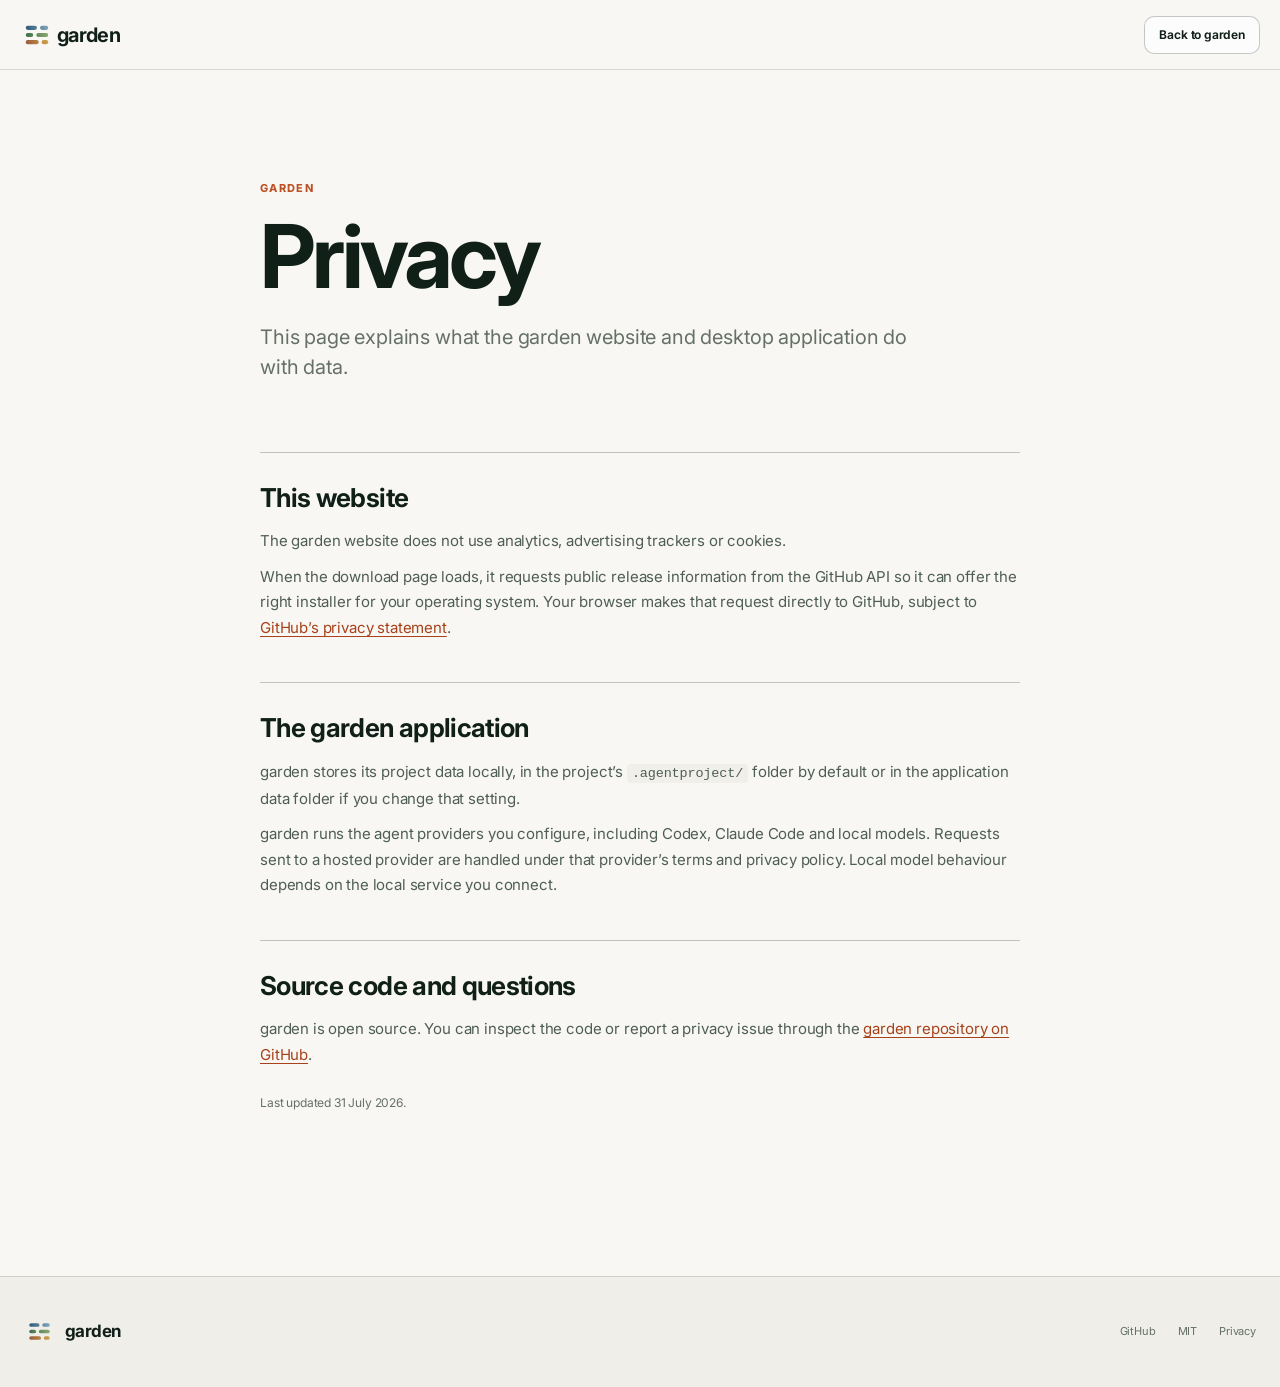
<file: privacy.html>
<!doctype html>
<html lang="en-GB">
<head>
  <meta charset="utf-8">
  <meta name="viewport" content="width=device-width, initial-scale=1">
  <meta name="description" content="Privacy information for the garden website and desktop application.">
  <meta name="theme-color" content="#f8f7f3">
  <link rel="icon" href="assets/garden-icon.svg" type="image/svg+xml">
  <link rel="preload" href="assets/fonts/inter-latin-variable.woff2" as="font" type="font/woff2" crossorigin>
  <link rel="stylesheet" href="styles.css">
  <title>Privacy | garden</title>
</head>
<body class="plain-page">
  <a class="skip-link" href="#main">Skip to content</a>
  <header class="site-header">
    <div class="header-inner">
      <a class="brand" href="index.html"><img src="assets/garden-horizons-mark.svg" alt="" width="38" height="38"><span>garden</span></a>
      <a class="button button-small" href="index.html">Back to garden</a>
    </div>
  </header>

  <main id="main" class="privacy-main page-width">
    <p class="eyebrow">garden</p>
    <h1>Privacy</h1>
    <p class="privacy-intro">This page explains what the garden website and desktop application do with data.</p>

    <section>
      <h2>This website</h2>
      <p>The garden website does not use analytics, advertising trackers or cookies.</p>
      <p>When the download page loads, it requests public release information from the GitHub API so it can offer the right installer for your operating system. Your browser makes that request directly to GitHub, subject to <a href="https://docs.github.com/en/site-policy/privacy-policies/github-general-privacy-statement">GitHub’s privacy statement</a>.</p>
    </section>

    <section>
      <h2>The garden application</h2>
      <p>garden stores its project data locally, in the project’s <code>.agentproject/</code> folder by default or in the application data folder if you change that setting.</p>
      <p>garden runs the agent providers you configure, including Codex, Claude Code and local models. Requests sent to a hosted provider are handled under that provider’s terms and privacy policy. Local model behaviour depends on the local service you connect.</p>
    </section>

    <section>
      <h2>Source code and questions</h2>
      <p>garden is open source. You can inspect the code or report a privacy issue through the <a href="https://github.com/willfromlondon/garden">garden repository on GitHub</a>.</p>
      <p class="updated">Last updated 31 July 2026.</p>
    </section>
  </main>

  <footer class="site-footer">
    <div class="page-width footer-inner">
      <a class="brand brand-small" href="index.html"><img src="assets/garden-horizons-mark.svg" alt="" width="31" height="31"><span>garden</span></a>
      <nav aria-label="Footer navigation"><a href="https://github.com/willfromlondon/garden">GitHub</a><a href="https://github.com/willfromlondon/garden/blob/main/LICENSE">MIT</a><a href="privacy.html" aria-current="page">Privacy</a></nav>
    </div>
  </footer>
</body>
</html>
</file>
<file: styles.css>
@font-face {
  font-family: "Inter";
  src: url("assets/fonts/inter-latin-variable.woff2") format("woff2");
  font-style: normal;
  font-weight: 100 900;
  font-display: swap;
}

:root {
  color-scheme: light;
  --ink: #102019;
  --ink-soft: #4f5e55;
  --muted: #657168;
  --faint: #8b948d;
  --canvas: #f8f7f3;
  --surface: #fffefa;
  --surface-alt: #f1efea;
  --line: rgba(16, 32, 25, 0.14);
  --line-strong: rgba(16, 32, 25, 0.24);
  --orange: #bd5124;
  --orange-dark: #a8421a;
  --orange-soft: #f3dfd4;
  --green: #3f704f;
  --green-soft: #dfeadf;
  --green-line: rgba(63, 112, 79, 0.24);
  --blue: #315a7a;
  --agent: #fbf2ee;
  --gate: #f6f2e8;
  --terminal: #edf3ef;
  --shadow-small: 0 8px 22px rgba(16, 32, 25, 0.07);
  --shadow-large: 0 26px 70px rgba(16, 32, 25, 0.09);
  --page: 1240px;
  font-family: "Inter", -apple-system, BlinkMacSystemFont, "Segoe UI Variable Text", "Segoe UI", sans-serif;
  font-optical-sizing: auto;
  font-kerning: normal;
  font-synthesis: none;
  text-rendering: optimizeLegibility;
}

* { box-sizing: border-box; }
html { scroll-behavior: smooth; }
body { margin: 0; color: var(--ink); background: var(--canvas); font-weight: 400; line-height: 1.5; letter-spacing: -0.01em; }
button, input, textarea, select { font: inherit; }
button, a { -webkit-tap-highlight-color: transparent; }
a { color: inherit; text-underline-offset: 0.18em; }
img, svg { display: block; }
code { font-family: "SFMono-Regular", Consolas, "Liberation Mono", monospace; }

.sr-only {
  position: absolute;
  width: 1px;
  height: 1px;
  padding: 0;
  margin: -1px;
  overflow: hidden;
  clip: rect(0, 0, 0, 0);
  white-space: nowrap;
  border: 0;
}

.skip-link {
  position: fixed;
  z-index: 1000;
  left: 16px;
  top: 12px;
  padding: 9px 13px;
  border-radius: 8px;
  color: white;
  background: var(--ink);
  transform: translateY(-160%);
  transition: transform 150ms ease;
}
.skip-link:focus { transform: translateY(0); }

.page-width { width: min(var(--page), calc(100% - 48px)); margin-inline: auto; }
.section { padding: 118px 0; }

.site-header {
  position: sticky;
  top: 0;
  z-index: 100;
  height: 70px;
  border-bottom: 1px solid var(--line);
  background: rgba(248, 247, 243, 0.92);
  backdrop-filter: blur(16px);
}
.site-header.is-stuck { box-shadow: 0 8px 22px rgba(16, 32, 25, 0.04); }
.header-inner {
  width: min(1340px, calc(100% - 40px));
  height: 100%;
  margin-inline: auto;
  display: flex;
  align-items: center;
  justify-content: space-between;
  gap: 30px;
}
.brand { display: inline-flex; align-items: center; gap: 10px; text-decoration: none; font-size: 21px; font-weight: 700; line-height: 1; letter-spacing: -0.035em; }
.brand img { display: block; }
.site-header .brand { gap: 3px; font-size: 20px; font-weight: 680; line-height: 1; letter-spacing: -0.032em; }
.site-header .brand img { width: 34px; height: 34px; }
.site-nav { display: flex; align-items: center; gap: 25px; color: var(--ink-soft); font-size: 13px; font-weight: 450; letter-spacing: -0.012em; }
.site-nav > a:not(.button) { text-decoration: none; transition: color 140ms ease; }
.site-nav > a:not(.button):hover { color: var(--orange); }
.menu-button { display: none; }

.button {
  min-height: 42px;
  padding: 0 16px;
  display: inline-flex;
  align-items: center;
  justify-content: center;
  gap: 8px;
  border: 1px solid var(--line-strong);
  border-radius: 10px;
  color: var(--ink);
  background: rgba(255, 255, 255, 0.72);
  text-decoration: none;
  font-size: 13px;
  font-weight: 650;
  letter-spacing: -0.014em;
  line-height: 1;
  cursor: pointer;
  transition: border-color 140ms ease, background 140ms ease, transform 140ms ease, box-shadow 140ms ease;
}
.button:hover { border-color: rgba(55, 50, 44, 0.36); background: white; transform: translateY(-1px); }
.button:focus-visible, .arch-node:focus-visible, button:focus-visible, summary:focus-visible, a:focus-visible { outline: 3px solid rgba(49, 90, 122, 0.28); outline-offset: 3px; }
.button-primary,
.button-download { color: white; border-color: var(--orange); background: var(--orange); box-shadow: 0 7px 18px rgba(118, 50, 23, 0.17); }
.button-primary:hover,
.button-download:hover { color: white; border-color: var(--orange-dark); background: var(--orange-dark); box-shadow: 0 10px 22px rgba(118, 50, 23, 0.2); }
.button-small { min-height: 38px; padding-inline: 14px; font-size: 12px; }
.button-large { min-height: 50px; padding-inline: 20px; font-size: 14px; }
.button svg { width: 17px; height: 17px; fill: none; stroke: currentColor; stroke-width: 1.8; stroke-linecap: round; stroke-linejoin: round; }
.button-quiet { color: var(--muted); border-color: transparent; background: transparent; }

.eyebrow {
  margin: 0 0 16px;
  color: var(--orange);
  font-size: 11px;
  font-weight: 760;
  letter-spacing: 0.12em;
  text-transform: uppercase;
}
h1, h2, h3, p { overflow-wrap: break-word; }
h1, h2, h3 { margin-top: 0; letter-spacing: -0.04em; }
h1 { margin-bottom: 0; font-size: clamp(52px, 6vw, 86px); line-height: 0.98; font-weight: 700; }
h2 { margin-bottom: 0; font-size: clamp(40px, 4.6vw, 64px); line-height: 1.02; font-weight: 680; }
h3 { font-size: 22px; font-weight: 650; line-height: 1.15; }

.hero {
  overflow: hidden;
  isolation: isolate;
  padding: 100px 0 34px;
  background:
    radial-gradient(circle at 82% 7%, rgba(49, 90, 122, 0.07), transparent 28%),
    linear-gradient(180deg, #fbfaf7 0%, var(--canvas) 100%);
}
.hero-copy { display: grid; grid-template-columns: minmax(0, 1.45fr) minmax(340px, 0.72fr); align-items: end; gap: 80px; }
.hero-copy h1 { max-width: 830px; font-size: clamp(50px, 4.9vw, 72px); }
.growing-word { position: relative; display: inline-block; }
.growing-word-text { position: relative; }
.growth-drawing { position: absolute; z-index: -1; left: -16%; top: -47%; width: 132%; height: 190%; overflow: visible; pointer-events: none; }
.growth-stem, .growth-branch, .growth-leaf path, .growth-flower circle { vector-effect: non-scaling-stroke; }
.growth-stem { fill: none; stroke: #82947f; stroke-width: 0.9; stroke-linecap: round; stroke-linejoin: round; opacity: 0.88; }
.growth-branch { fill: none; stroke: #879884; stroke-width: 0.68; stroke-linecap: round; stroke-linejoin: round; opacity: 0.78; }
.growth-leaf-petiole { fill: none; stroke: #879884; stroke-width: 0.58; stroke-linecap: round; }
.growth-leaf-shape { fill: rgba(135, 152, 132, 0.18); stroke: #879884; stroke-width: 0.74; stroke-linejoin: round; }
.growth-leaf-vein { fill: none; stroke: #879884; stroke-width: 0.42; stroke-linecap: round; opacity: 0.7; }
.growth-leaf.is-dormant { display: none; }
.growth-flower { --flower-color: #b47f68; }
.growth-flower circle { fill: rgba(248, 247, 243, 0.86); stroke: var(--flower-color); stroke-width: 0.75; }
.growth-flower .flower-centre { fill: #c2a263; stroke: none; }
.growing-word.can-grow .growth-stem { stroke-dasharray: 1; stroke-dashoffset: 1; }
.growing-word.can-grow .growth-branch { stroke-dasharray: 1; stroke-dashoffset: 1; }
.growing-word.can-grow .growth-bloom { opacity: 0; }
.growing-word.can-grow .growth-leaf-petiole { opacity: 0; }
.growing-word.can-grow .growth-leaf-shape { opacity: 0; transform-box: fill-box; transform-origin: center; transform: scale(0.2); }
.growing-word.can-grow .growth-leaf-vein { opacity: 0; }
.growing-word.is-growing .growth-stem { animation: growth-draw 4200ms cubic-bezier(0.16, 1, 0.3, 1) var(--stem-delay, 0ms) forwards; }
.growing-word.is-growing .growth-branch { animation: growth-draw 900ms cubic-bezier(0.16, 1, 0.3, 1) var(--branch-delay, 0ms) forwards; }
.growing-word.is-growing .growth-leaf-petiole { animation: growth-flower-open 280ms ease-out var(--bloom-delay) forwards; }
.growing-word.is-growing .growth-leaf-shape { animation: growth-bloom 620ms cubic-bezier(0.16, 1, 0.3, 1) var(--bloom-delay) forwards; }
.growing-word.is-growing .growth-leaf-vein { animation: growth-flower-open 360ms ease-out var(--vein-delay) forwards; }
.growing-word.is-growing .growth-flower { animation: growth-flower-open 720ms cubic-bezier(0.16, 1, 0.3, 1) var(--bloom-delay) forwards; }
@keyframes growth-draw { to { stroke-dashoffset: 0; } }
@keyframes growth-bloom { to { opacity: 1; transform: scale(1); } }
@keyframes growth-flower-open { to { opacity: 1; } }
.hero-intro > p:first-child { margin: 0; color: var(--ink); font-size: 20px; line-height: 1.45; letter-spacing: -0.012em; }
.hero-detail { margin: 14px 0 24px; color: var(--muted); font-size: 15px; }
.hero-actions { display: flex; gap: 9px; align-items: center; }
.release-status { min-height: 20px; margin: 13px 0 0; color: var(--muted); font-size: 12px; }
.release-status.is-warning, .download-note.is-warning { color: #8a5a2b; }

.run-stage {
  position: relative;
  margin-top: 82px;
  display: grid;
  grid-template-columns: minmax(150px, 0.72fr) 27px minmax(225px, 1.1fr) 27px minmax(325px, 1.55fr) 27px minmax(225px, 1fr);
  align-items: center;
}
.run-stage::before {
  content: "";
  position: absolute;
  z-index: 0;
  inset: -46px -36px -34px;
  border: 1px solid var(--line);
  border-radius: 24px;
  background-image: radial-gradient(circle, rgba(117, 111, 102, 0.21) 1px, transparent 1.1px);
  background-size: 18px 18px;
  mask-image: linear-gradient(90deg, transparent, black 7%, black 93%, transparent);
}
.run-card { position: relative; z-index: 2; min-width: 0; border: 1px solid var(--line); border-radius: 15px; background: rgba(255, 254, 250, 0.96); box-shadow: var(--shadow-small); }
.run-card-label { display: flex; align-items: center; gap: 8px; color: var(--muted); font-size: 9px; font-weight: 760; letter-spacing: 0.08em; text-transform: uppercase; }
.step-number { width: 22px; height: 22px; display: grid; place-items: center; border-radius: 50%; color: var(--orange); background: var(--orange-soft); font-size: 10px; }
.request-card { padding: 17px; }
.request-card p { margin: 13px 0 0; font-size: 14px; line-height: 1.5; }
.run-connector { position: relative; z-index: 1; height: 1px; background: #a5a198; }
.run-connector span::after { content: ""; position: absolute; right: -1px; top: -4px; border-left: 6px solid #a5a198; border-top: 4px solid transparent; border-bottom: 4px solid transparent; }
.card-heading { min-height: 62px; display: flex; align-items: center; gap: 10px; padding: 13px 14px; border-bottom: 1px solid var(--line); }
.card-heading > div, .task-plan-header > div { display: flex; flex-direction: column; gap: 2px; min-width: 0; }
.card-heading strong { font-size: 13px; }
.component-label { color: var(--muted); font-size: 9px; font-weight: 720; letter-spacing: 0.08em; text-transform: uppercase; }
.card-icon { width: 31px; height: 31px; flex: 0 0 auto; display: grid; place-items: center; border-radius: 9px; }
.card-icon svg { width: 17px; height: 17px; fill: none; stroke: currentColor; stroke-width: 2; stroke-linecap: round; stroke-linejoin: round; }
.card-icon-orange { color: var(--orange); background: var(--orange-soft); }
.card-icon-green { color: var(--green); border: 1px solid rgba(61, 123, 85, 0.28); background: rgba(255,255,255,0.45); border-radius: 50%; }
.scope-grid { display: grid; grid-template-columns: 1fr 1fr; }
.scope-grid > div { min-width: 0; padding: 14px; display: flex; flex-direction: column; gap: 6px; }
.scope-grid > div + div { border-left: 1px solid var(--line); }
.scope-grid strong { margin-bottom: 2px; font-size: 11px; }
.scope-grid span { color: var(--muted); font-size: 10px; line-height: 1.4; }
.workflow-card { overflow: hidden; }
.workflow-heading { height: 36px; padding: 0 12px; display: flex; align-items: center; justify-content: space-between; border-bottom: 1px solid var(--line); }
.workflow-heading > span:last-child { color: var(--green); font-size: 9px; font-weight: 700; }
.mini-flow { min-height: 113px; padding: 18px 13px; display: flex; align-items: center; background-image: radial-gradient(circle, rgba(117, 111, 102, 0.22) 1px, transparent 1.1px); background-size: 16px 16px; }
.mini-flow > i { height: 1px; flex: 1; min-width: 6px; background: #a5a198; }
.mini-node { width: 76px; min-height: 54px; padding: 9px 8px; display: flex; flex-direction: column; justify-content: center; gap: 3px; border: 1px solid var(--line-strong); border-radius: 9px; box-shadow: 0 4px 10px rgba(16,32,25,0.05); }
.mini-node span { font-size: 9px; line-height: 1.2; font-weight: 700; }
.mini-node small { color: var(--muted); font-size: 8px; }
.mini-terminal { background: var(--terminal); }
.mini-agent { background: var(--agent); }
.mini-gate { background: var(--gate); }
.evidence-card { padding: 15px; border-color: var(--green-line); background: var(--green-soft); }
.evidence-heading { display: flex; gap: 9px; align-items: center; }
.evidence-heading > div { display: flex; flex-direction: column; gap: 3px; }
.evidence-heading strong { font-size: 11px; line-height: 1.25; }
.evidence-heading span { color: #557160; font-size: 9px; }
.evidence-card > p { margin: 14px 0; color: #4f6755; font-size: 10px; }
.evidence-actions { display: flex; gap: 6px; }
.evidence-actions span { padding: 7px 8px; border: 1px solid rgba(61, 123, 85, 0.2); border-radius: 7px; color: #45634e; background: rgba(255,255,255,0.52); font-size: 9px; font-weight: 700; }
.evidence-actions span:first-child { color: white; border-color: var(--orange); background: var(--orange); }

.section-heading { margin-bottom: 48px; }
.split-heading { display: grid; grid-template-columns: minmax(0, 1.4fr) minmax(300px, 0.62fr); align-items: end; gap: 80px; }
.split-heading > p { max-width: 500px; margin: 0 0 3px; color: var(--muted); font-size: 16px; line-height: 1.65; }
.section-copy > p:not(.eyebrow) { max-width: 500px; margin: 22px 0 0; color: var(--muted); font-size: 16px; line-height: 1.68; }

.arch-section { padding-bottom: 74px; }
.arch-shell { overflow: hidden; border: 1px solid var(--line); border-radius: 20px; background: var(--surface); box-shadow: var(--shadow-large); }
.arch-toolbar { height: 56px; padding: 0 16px; display: flex; align-items: center; gap: 12px; border-bottom: 1px solid var(--line); }
.arch-picker { display: flex; align-items: center; gap: 9px; }
.arch-picker > span:last-child { color: var(--muted); font-size: 10px; }
.arch-select { min-width: 142px; padding: 7px 30px 7px 9px; border: 1px solid var(--line); border-radius: 8px; color: var(--ink); background: white; font: inherit; font-size: 12px; font-weight: 700; cursor: pointer; }
.arch-select:hover, .arch-select:focus-visible { border-color: rgba(49, 90, 122, 0.62); outline: none; }
.arch-ready { margin-left: auto; color: var(--green); font-size: 10px; }
.arch-ready i, .watching i { width: 6px; height: 6px; display: inline-block; margin-right: 5px; border-radius: 50%; background: var(--green); }
.toolbar-button { padding: 7px 10px; border: 1px solid var(--line); border-radius: 8px; color: var(--ink-soft); background: white; font-size: 10px; }
.arch-workspace { position: relative; height: 490px; background-color: #fbfaf7; background-image: radial-gradient(circle, rgba(117, 111, 102, 0.27) 1px, transparent 1.1px); background-size: 19px 19px; }
.arch-node-layer { display: contents; }
.arch-routes { position: absolute; inset: 0; width: 100%; height: 100%; overflow: visible; }
.arch-routes > path { fill: none; stroke: #918d85; stroke-width: 1.55; vector-effect: non-scaling-stroke; }
.arch-routes .return-route { stroke-dasharray: 4 5; }
.arch-node {
  position: absolute;
  left: var(--x);
  top: var(--y);
  z-index: 2;
  width: 155px;
  min-height: 104px;
  padding: 13px;
  border: 1px solid rgba(101, 94, 85, 0.3);
  border-radius: 12px;
  display: flex;
  flex-direction: column;
  align-items: flex-start;
  gap: 5px;
  color: var(--ink);
  text-align: left;
  background: white;
  box-shadow: 0 5px 15px rgba(16, 32, 25, 0.06);
  cursor: pointer;
  transform: translateY(-50%);
  transition: border-color 150ms ease, box-shadow 150ms ease, transform 150ms ease;
}
.arch-node:hover { transform: translateY(calc(-50% - 2px)); border-color: rgba(49, 90, 122, 0.62); box-shadow: 0 8px 18px rgba(16,32,25,0.09); }
.arch-node.is-selected { border-color: var(--orange); box-shadow: 0 0 0 3px rgba(152,92,58,0.12), 0 8px 18px rgba(16,32,25,0.08); }
.arch-node small { color: var(--muted); font-size: 8px; font-weight: 760; letter-spacing: 0.08em; text-transform: uppercase; }
.arch-node strong { font-size: 13px; line-height: 1.2; }
.arch-node > span:not(.port) { color: var(--muted); font-size: 9px; }
.arch-node i { width: 7px; height: 7px; margin-left: -17px; border: 2px solid var(--orange); border-radius: 50%; background: #fbfaf7; }
.node-agent { background: var(--agent); }
.node-gate { background: var(--gate); }
.node-human, .node-loop { background: #f6f0df; }
.node-join { background: #edf2ec; }
.node-start, .node-finish { width: 125px; min-height: 84px; justify-content: center; background: var(--terminal); }
.port { position: absolute; top: 50%; right: -6px; width: 11px; height: 11px; border: 2px solid var(--orange); border-radius: 50%; background: var(--surface); transform: translateY(-50%); }
.port-in { right: auto; left: -6px; }
.arch-workspace.preset-independent-synthesis .arch-node { width: 135px; }
.arch-inspector { min-height: 90px; padding: 16px 18px; display: grid; grid-template-columns: 120px minmax(150px, 230px) 1fr auto; align-items: center; gap: 18px; border-top: 1px solid var(--line); background: white; }
.arch-inspector strong { font-size: 16px; }
.arch-inspector p { margin: 0; color: var(--muted); font-size: 13px; }
.inspector-hint { color: var(--faint); font-size: 10px; }

.planning-section { padding-top: 92px; background: #efede7; }
.planning-layout { display: grid; grid-template-columns: minmax(280px, 0.65fr) minmax(580px, 1.35fr); align-items: center; gap: 100px; }
.task-plan-large { overflow: hidden; border: 1px solid var(--line); border-radius: 18px; background: var(--surface); box-shadow: var(--shadow-large); }
.task-plan-header { min-height: 78px; padding: 17px 20px; display: flex; align-items: center; gap: 12px; border-bottom: 1px solid var(--line); }
.task-plan-header strong { font-size: 15px; }
.plan-status { margin-left: auto; padding: 5px 9px; border-radius: 999px; color: var(--green); background: var(--green-soft); font-size: 10px; font-weight: 700; }
.plan-request { padding: 18px 20px; border-bottom: 1px solid var(--line); }
.plan-request > span { color: var(--muted); font-size: 10px; font-weight: 720; letter-spacing: 0.07em; text-transform: uppercase; }
.plan-request p { margin: 6px 0 0; font-size: 14px; }
.scope-grid-large > div { padding: 22px 20px 25px; gap: 12px; }
.scope-grid-large strong { display: flex; align-items: center; gap: 8px; margin-bottom: 3px; font-size: 13px; }
.scope-grid-large span { position: relative; padding-left: 17px; color: var(--ink-soft); font-size: 12px; }
.scope-grid-large span::before { content: ""; position: absolute; left: 1px; top: 0.72em; width: 6px; height: 1px; background: var(--line-strong); }
.scope-dot { width: 7px; height: 7px; display: block; border-radius: 50%; }
.scope-dot-green { background: var(--green); }
.scope-dot-grey { background: #a5a198; }
.plan-footer { min-height: 49px; padding: 8px 12px 8px 20px; display: flex; align-items: center; gap: 17px; border-top: 1px solid var(--line); color: var(--muted); font-size: 10px; }
.plan-button { margin-left: auto; padding: 7px 10px; border-radius: 7px; color: white; background: var(--orange); font-weight: 700; }

.evidence-section { background: #faf9f6; }
.evidence-workspace { display: grid; grid-template-columns: minmax(390px, 0.9fr) minmax(550px, 1.45fr); gap: 18px; }
.result-panel, .project-panel { overflow: hidden; border: 1px solid var(--line); border-radius: 18px; box-shadow: var(--shadow-small); }
.result-panel { padding: 20px; border-color: var(--green-line); background: var(--green-soft); }
.result-summary { display: flex; gap: 12px; padding-bottom: 18px; border-bottom: 1px solid var(--green-line); }
.result-summary h3 { margin: 2px 0 2px; font-size: 18px; letter-spacing: -0.02em; }
.result-summary p { margin: 0; color: #557160; font-size: 11px; }
.criteria-list > div { display: grid; grid-template-columns: 72px minmax(0, 1fr); gap: 11px; padding: 16px 0; border-bottom: 1px solid rgba(61, 123, 85, 0.15); }
.criteria-list p { margin: 0; }
.criteria-list strong { display: block; font-size: 12px; line-height: 1.4; }
.criteria-list p span { display: block; margin-top: 4px; color: #587060; font-size: 11px; line-height: 1.45; }
.supported { align-self: start; padding: 4px 6px; border-radius: 4px; color: #2f6845; background: #cfe7d7; font-size: 9px; font-weight: 730; }
.result-note { margin: 17px 0; color: #4f6755; font-size: 11px; }
.result-actions { display: flex; flex-wrap: wrap; gap: 7px; }
.result-actions .button { min-height: 34px; padding-inline: 11px; font-size: 10px; }
.project-panel { background: white; }
.project-toolbar { height: 65px; padding: 0 17px; display: flex; align-items: center; gap: 15px; border-bottom: 1px solid var(--line); }
.project-toolbar > div { display: flex; flex-direction: column; gap: 3px; }
.project-toolbar strong { font-size: 13px; }
.watching { margin-left: 3px; color: var(--green); font-size: 9px; }
.file-tally { min-width: 190px; margin-left: auto; display: grid; color: var(--muted); font-size: 9px; text-align: right; }
.tally-state { grid-area: 1 / 1; }
.tally-state:not(.tally-complete) { opacity: 0; }
.file-tally b { color: #5c9568; }
.file-tally em { color: #b66c4e; font-style: normal; }
.file-grove { position: relative; height: 360px; margin: 0 16px; }
.file-grove svg { width: 100%; height: 100%; }
.grove-ground { fill: none; stroke: rgba(55, 50, 44, 0.2); stroke-width: 1; vector-effect: non-scaling-stroke; }
.grove-dependencies path { fill: none; stroke: #a8c8b2; stroke-width: 1.15; stroke-dasharray: 4 5; marker-end: url(#dependency-arrow); vector-effect: non-scaling-stroke; }
.file-grove marker path { fill: none; stroke: #8eb49a; stroke-width: 1.3; stroke-linecap: round; stroke-linejoin: round; }
.grove-label { fill: var(--ink-soft); font-size: 10px; font-weight: 620; }
.grove-label-leader { stroke: var(--line-strong); stroke-width: 0.7; vector-effect: non-scaling-stroke; }
.grove-spine { stroke: #2c5340; stroke-width: 2; stroke-linecap: square; vector-effect: non-scaling-stroke; }
.grove-apex { fill: #496856; }
.grove-base { fill: #2c5340; }
.grove-branch { fill: none; stroke-width: 1.25; stroke-linecap: square; stroke-linejoin: miter; vector-effect: non-scaling-stroke; }
.grove-joint, .grove-dot { stroke: none; }
.grove-box { fill: white; stroke-width: 1.2; vector-effect: non-scaling-stroke; }
.grove-branch.mark-sage, .grove-box.mark-sage { stroke: #70876e; }
.grove-joint.mark-sage, .grove-dot.mark-sage { fill: #70876e; }
.grove-branch.mark-growth, .grove-box.mark-growth { stroke: #6faa63; }
.grove-joint.mark-growth, .grove-dot.mark-growth { fill: #6faa63; }
.grove-branch.mark-blue, .grove-box.mark-blue { stroke: #527791; }
.grove-joint.mark-blue, .grove-dot.mark-blue { fill: #527791; }
.grove-branch.mark-dark, .grove-box.mark-dark { stroke: #345b4b; }
.grove-joint.mark-dark, .grove-dot.mark-dark { fill: #345b4b; }
.grove-tree.kind-added .grove-spine { stroke: #6faa63; }
.grove-tree.kind-added .grove-apex, .grove-tree.kind-added .grove-base { fill: #6faa63; }
.grove-spine-change { stroke-width: 3.2; stroke-linecap: square; }
.grove-spine-change.mark-growth { stroke: #72ad69; }
.grove-spine-change.mark-removal { stroke: #b5541f; }
.grove-change-removed .grove-branch, .grove-change-removed .grove-box { stroke: #b5541f; }
.grove-change-removed :is(.grove-dot, .grove-joint) { fill: #b5541f; }
.grove-measure-sweep { opacity: 0; stroke: var(--orange); stroke-width: 5; stroke-linecap: square; stroke-dasharray: .06 1; filter: drop-shadow(0 0 3px rgb(196 75 30 / .6)); }
.project-panel.can-animate { --grove-play-state: paused; }
.project-panel.can-animate.is-running { --grove-play-state: running; }
.project-panel.can-animate:not(.is-playing) :is(.file-grove, .file-tally) { opacity: 0; }
.project-panel.can-animate .grove-modified :is(.grove-branch, .grove-box).mark-growth { stroke: #879a8f; }
.project-panel.can-animate .grove-modified :is(.grove-dot, .grove-joint).mark-growth { fill: #879a8f; }
.project-panel.can-animate .grove-change-removed :is(.grove-branch, .grove-box) { stroke: #345b4b; }
.project-panel.can-animate .grove-change-removed :is(.grove-dot, .grove-joint) { fill: #345b4b; }
.project-panel.can-animate .grove-spine-change, .project-panel.can-animate .grove-dependency-new, .project-panel.can-animate :is(.grove-added-one, .grove-added-two) { opacity: 0; }
.project-panel.can-animate .grove-added-one, .project-panel.can-animate .grove-added-two { transform-box: fill-box; transform-origin: center bottom; transform: scaleY(0); }
.change-early, .sweep-early { --change-delay: 1.4s; }
.grove-added-one { --change-delay: 3.2s; }
.change-trim-one, .sweep-trim-one { --change-delay: 5.2s; }
.grove-added-two { --change-delay: 7.1s; }
.change-trim-two, .sweep-trim-two { --change-delay: 9s; }
.change-final, .sweep-final { --change-delay: 10.4s; }
.grove-dependency-one { --change-delay: 3.75s; }
.grove-dependency-two { --change-delay: 7.65s; }
.grove-dependency-three { --change-delay: 10.45s; }
.project-panel.can-animate.is-playing :is(.file-grove, .file-tally) { animation: grove-cycle 16s linear both; }
.project-panel.can-animate.is-playing .grove-modified :is(.grove-branch, .grove-box).mark-growth { animation: grove-added-stroke 560ms ease-out var(--change-delay) forwards; }
.project-panel.can-animate.is-playing .grove-modified :is(.grove-dot, .grove-joint).mark-growth { animation: grove-added-fill 560ms ease-out var(--change-delay) forwards; }
.project-panel.can-animate.is-playing .grove-change-removed :is(.grove-branch, .grove-box) { animation: grove-removed-stroke 560ms ease-out var(--change-delay) forwards; }
.project-panel.can-animate.is-playing .grove-change-removed :is(.grove-dot, .grove-joint) { animation: grove-removed-fill 560ms ease-out var(--change-delay) forwards; }
.project-panel.can-animate.is-playing .grove-spine-change { animation: grove-spine-change-in 260ms ease-out var(--change-delay) forwards; }
.project-panel.can-animate.is-playing .grove-measure-sweep { animation: grove-measure-column 780ms ease-out var(--change-delay) both; }
.project-panel.can-animate.is-playing :is(.grove-added-one, .grove-added-two) { animation: grove-column-added 520ms cubic-bezier(.2,.82,.3,1) var(--change-delay) forwards; }
.project-panel.can-animate.is-playing .grove-dependency-new { animation: grove-dependency-in 420ms ease-out var(--change-delay) forwards; }
.project-panel.can-animate.is-playing .tally-baseline { animation: grove-tally-baseline 16s linear both; }
.project-panel.can-animate.is-playing .tally-early { animation: grove-tally-early 16s linear both; }
.project-panel.can-animate.is-playing .tally-first-file { animation: grove-tally-first-file 16s linear both; }
.project-panel.can-animate.is-playing .tally-first-trim { animation: grove-tally-first-trim 16s linear both; }
.project-panel.can-animate.is-playing .tally-second-file { animation: grove-tally-second-file 16s linear both; }
.project-panel.can-animate.is-playing .tally-second-trim { animation: grove-tally-second-trim 16s linear both; }
.project-panel.can-animate.is-playing .tally-complete { animation: grove-tally-complete 16s linear both; }
.project-panel.can-animate.is-playing :is(.file-grove, .file-tally, .grove-branch, .grove-box, .grove-dot, .grove-joint, .grove-spine-change, .grove-measure-sweep, .grove-added-one, .grove-added-two, .grove-dependency-new, .tally-state) { animation-play-state: var(--grove-play-state); }

@keyframes grove-cycle { 0% { opacity: 0; } 2%, 94% { opacity: 1; } 97%, 100% { opacity: 0; } }
@keyframes grove-added-stroke { 0% { stroke: #72ad69; } 45% { opacity: .34; } 100% { stroke: #72ad69; opacity: 1; } }
@keyframes grove-added-fill { 0% { fill: #72ad69; } 45% { opacity: .34; } 100% { fill: #72ad69; opacity: 1; } }
@keyframes grove-removed-stroke { 0% { stroke: #b5541f; } 45% { opacity: .34; } 100% { stroke: #b5541f; opacity: 1; } }
@keyframes grove-removed-fill { 0% { fill: #b5541f; } 45% { opacity: .34; } 100% { fill: #b5541f; opacity: 1; } }
@keyframes grove-spine-change-in { from { opacity: 0; } to { opacity: 1; } }
@keyframes grove-measure-column { 0% { opacity: 0; stroke-dashoffset: .06; } 18% { opacity: .9; } 100% { opacity: 0; stroke-dashoffset: -1; } }
@keyframes grove-column-added { from { opacity: 0; transform: scaleY(0); } to { opacity: 1; transform: scaleY(1); } }
@keyframes grove-column-added-mobile { from { opacity: 0; } to { opacity: 1; } }
@keyframes grove-dependency-in { from { opacity: 0; } to { opacity: 1; } }
@keyframes grove-tally-baseline { 0%, 8.5% { opacity: 1; } 10%, 100% { opacity: 0; } }
@keyframes grove-tally-early { 0%, 8.5%, 21%, 100% { opacity: 0; } 10%, 19.5% { opacity: 1; } }
@keyframes grove-tally-first-file { 0%, 19.5%, 34%, 100% { opacity: 0; } 21%, 32% { opacity: 1; } }
@keyframes grove-tally-first-trim { 0%, 32%, 46%, 100% { opacity: 0; } 34%, 44% { opacity: 1; } }
@keyframes grove-tally-second-file { 0%, 44%, 57.5%, 100% { opacity: 0; } 46%, 55.5% { opacity: 1; } }
@keyframes grove-tally-second-trim { 0%, 55.5%, 67%, 100% { opacity: 0; } 57.5%, 65% { opacity: 1; } }
@keyframes grove-tally-complete { 0%, 65% { opacity: 0; } 67%, 100% { opacity: 1; } }
.project-legend { min-height: 48px; padding: 0 17px; display: flex; align-items: center; gap: 18px; border-top: 1px solid var(--line); color: var(--muted); font-size: 9px; }
.project-legend i { width: 7px; height: 7px; display: inline-block; margin-right: 4px; border: 1px solid #879089; }
.project-legend .legend-added { border-color: #76b36f; }
.project-legend .legend-removed { border-color: #b5541f; }
.project-legend .legend-route { width: 14px; height: 0; border: 0; border-top: 1px dashed #a8c8b2; }

.typical-section { border-top: 1px solid var(--line); border-bottom: 1px solid var(--line); background: var(--surface); }
.typical-layout { display: grid; grid-template-columns: minmax(280px, 0.65fr) minmax(570px, 1.35fr); gap: 100px; }
.run-list { margin: 0; padding: 0; list-style: none; border-top: 1px solid var(--line); }
.run-list li { min-height: 94px; display: grid; grid-template-columns: 58px 1fr; align-items: center; gap: 18px; border-bottom: 1px solid var(--line); }
.run-list li > span { color: var(--orange); font-size: 11px; font-weight: 750; }
.run-list strong { font-size: 15px; }
.run-list p { margin: 3px 0 0; color: var(--muted); font-size: 13px; }

.arches-section { background: #efede7; }
.split-heading code { padding: 2px 5px; border-radius: 4px; color: var(--ink-soft); background: rgba(255,255,255,0.65); font-size: 0.88em; }
.arch-list { border-top: 1px solid var(--line-strong); }
.arch-option { position: relative; min-height: 145px; display: grid; grid-template-columns: 280px minmax(300px, 1fr) 250px; align-items: center; gap: 55px; border-bottom: 1px solid var(--line-strong); }
.arch-option-name { display: flex; align-items: center; gap: 16px; }
.arch-option-name > div { display: flex; align-items: center; gap: 8px; }
.option-index { color: var(--faint); font-size: 10px; font-weight: 700; }
.arch-option h3 { margin: 0; font-size: 20px; }
.arch-option-name > div > span { padding: 3px 6px; border-radius: 5px; color: var(--orange); background: var(--orange-soft); font-size: 8px; font-weight: 730; text-transform: uppercase; }
.arch-option > p { max-width: 600px; margin: 0; color: var(--muted); font-size: 13px; line-height: 1.6; }
.arch-glyph { width: 250px; height: 74px; justify-self: end; overflow: visible; }
.glyph-routes { fill: none; stroke: #969188; stroke-width: 1.05; stroke-linecap: round; stroke-linejoin: round; }
.glyph-routes path { vector-effect: non-scaling-stroke; }
.glyph-loopback { stroke-dasharray: 2.5 2.5; }
.glyph-node { stroke: #8e8980; stroke-width: 0.9; vector-effect: non-scaling-stroke; }
.glyph-agent { fill: #fbf2ee; }
.glyph-terminal { fill: #edf3ef; }
.glyph-gate { fill: #edf2ee; }
.glyph-human, .glyph-loop { fill: #f6f0df; }
.glyph-join { fill: #eef1eb; }

.arch-library { margin-top: 76px; }
.arch-library-heading { width: min(100% - 48px, var(--page)); margin: 0 auto 28px; padding-top: 38px; display: flex; align-items: end; justify-content: space-between; gap: 40px; border-top: 1px solid var(--line-strong); }
.arch-library-heading > div:first-child { max-width: 760px; }
.arch-library-heading h3 { margin: 0; font-size: 30px; letter-spacing: -0.028em; }
.arch-library-heading p { margin: 10px 0 0; color: var(--ink-soft); font-size: 14px; line-height: 1.6; }
.arch-library-actions { flex: none; display: flex; align-items: center; gap: 16px; }
.arch-marquee-toggle { padding: 0; border: 0; border-bottom: 1px solid transparent; color: var(--ink-soft); background: transparent; font: inherit; font-size: 12px; font-weight: 680; cursor: pointer; }
.arch-marquee-toggle:hover { color: var(--orange-dark); border-bottom-color: currentColor; }
.arch-marquee-toggle:focus-visible { outline: 3px solid rgba(49, 90, 122, 0.3); outline-offset: 5px; }
.arch-library-all { flex: none; color: var(--ink-soft); font-size: 12px; font-weight: 680; text-decoration: none; }
.arch-library-all:hover { color: var(--orange-dark); text-decoration: underline; }
.arch-marquee { display: grid; gap: 1px; overflow: hidden; border-top: 1px solid var(--line-strong); border-bottom: 1px solid var(--line-strong); background: var(--line-strong); }
.arch-marquee-row { display: flex; overflow-x: auto; overscroll-behavior-inline: contain; scrollbar-width: thin; background: #e8e4dc; }
.arch-marquee-row-reverse { background: #e4e8e1; }
.arch-marquee-group { min-width: max-content; display: flex; padding-right: 1px; }
.arch-library-tile { width: 340px; min-height: 205px; padding: 24px 28px 18px; display: grid; grid-template-rows: auto auto auto 1fr; border-right: 1px solid rgba(101, 96, 87, 0.24); color: var(--ink); text-decoration: none; transition: color 160ms ease, background 160ms ease; }
.arch-library-tile:hover { color: var(--orange-dark); background: rgba(255, 254, 250, 0.35); }
.arch-library-tile:focus-visible { position: relative; z-index: 1; outline: 3px solid rgba(49, 90, 122, 0.35); outline-offset: -4px; }
.arch-library-tile .arch-kind { color: var(--orange-dark); font-size: 9px; font-weight: 760; letter-spacing: 0.08em; text-transform: uppercase; }
.arch-library-tile h4 { margin: 7px 0 4px; font-size: 19px; letter-spacing: -0.02em; }
.arch-library-tile p { margin: 0; color: var(--ink-soft); font-size: 12px; line-height: 1.45; }
.arch-tile-glyph { width: 100%; height: 72px; align-self: end; margin-top: 12px; overflow: visible; }
.arch-library-tile:hover .glyph-routes { stroke: #7e7569; }
.arch-marquee.is-ready .arch-marquee-row { overflow: hidden; scrollbar-width: none; }
.arch-marquee.is-ready .arch-marquee-row::-webkit-scrollbar { display: none; }
.arch-marquee.is-ready .arch-marquee-group { animation: arch-marquee-left 58s linear infinite; animation-play-state: paused; }
.arch-marquee.is-ready .arch-marquee-row-reverse .arch-marquee-group { animation-name: arch-marquee-right; animation-duration: 64s; }
.arch-marquee.is-running .arch-marquee-group { animation-play-state: running; will-change: transform; }
.arch-marquee:hover .arch-marquee-group, .arch-marquee:focus-within .arch-marquee-group { animation-play-state: paused; }
.arch-marquee:focus-within .arch-marquee-group { animation: none; transform: none; }
@keyframes arch-marquee-left { to { transform: translateX(-100%); } }
@keyframes arch-marquee-right { from { transform: translateX(-100%); } to { transform: translateX(0); } }

.download-section { padding: 86px 0; background: #f8f7f3; }
.download-panel { position: relative; isolation: isolate; overflow: hidden; min-height: 430px; padding: 62px; display: grid; grid-template-columns: minmax(330px, 0.85fr) minmax(500px, 1.15fr); align-items: center; gap: 90px; border: 1px solid var(--line); border-radius: 24px; background: var(--ink); color: #f9f6f0; box-shadow: var(--shadow-large); }
.download-botanicals { position: absolute; z-index: -1; inset: 0; width: 100%; height: 100%; pointer-events: none; }
.download-botanicals-mobile { display: none; }
.download-botanicals .botanical-lines { fill: none; stroke: currentColor; stroke-width: 1.05; stroke-linecap: round; stroke-linejoin: round; opacity: .24; }
.download-botanicals .botanical-sage { color: var(--green-soft); }
.download-botanicals .botanical-stone { color: var(--surface-alt); opacity: .17; }
.download-botanicals .botanical-leaves use { fill: currentColor; fill-opacity: .18; stroke-width: .8; }
.download-botanicals .botanical-seeds { stroke-width: .8; }
.download-botanicals .botanical-flowers { color: var(--orange); stroke: currentColor; }
.download-botanicals .botanical-flowers circle { fill: currentColor; stroke: none; }
.download-botanicals .botanical-petals use { fill: none; stroke: currentColor; stroke-width: .9; }
.download-copy, .install-box { position: relative; z-index: 1; }
.download-copy .eyebrow { color: #e59a79; }
.download-copy h2 { max-width: 520px; }
.download-copy > p:not(.eyebrow):not(.download-note) { max-width: 500px; margin: 20px 0 28px; color: #c7c3bb; font-size: 16px; }
.download-note { margin: 13px 0 0; color: #aaa59d; font-size: 11px; }
.install-box { overflow: hidden; border: 1px solid rgba(255,255,255,0.14); border-radius: 15px; background: #211f1d; }
.install-tabs { height: 52px; padding: 0 10px; display: flex; align-items: end; gap: 4px; border-bottom: 1px solid rgba(255,255,255,0.11); }
.install-tabs button { height: 42px; padding: 0 13px; border: 0; border-bottom: 2px solid transparent; color: #9e9991; background: transparent; font-size: 11px; cursor: pointer; }
.install-tabs button[aria-selected="true"] { color: white; border-bottom-color: #e27a4c; }
.command-panel { padding: 22px; }
.command-panel > p { margin: 0 0 10px; color: #aaa59d; font-size: 11px; }
.command-row { min-width: 0; display: flex; align-items: center; gap: 10px; }
.command-row code { min-width: 0; flex: 1; overflow-x: auto; padding: 14px; border: 1px solid rgba(255,255,255,0.1); border-radius: 9px; color: #f5f1e9; background: #171614; font-size: 11px; white-space: nowrap; scrollbar-width: thin; }
.command-row button { min-height: 39px; padding: 0 11px; border: 1px solid rgba(255,255,255,0.15); border-radius: 8px; color: #e8e3db; background: rgba(255,255,255,0.05); font-size: 10px; cursor: pointer; }
.install-disclosure { margin: 0; padding: 0 22px 22px; color: #8f8a82; font-size: 10px; }

.site-footer { min-height: 110px; border-top: 1px solid var(--line); background: #f0eee9; }
.footer-inner { min-height: 110px; display: flex; align-items: center; gap: 24px; }
.brand-small { font-size: 17px; }
.brand-small img { border-radius: 8px; }
.footer-inner > p { margin: 0; color: var(--muted); font-size: 12px; }
.footer-inner nav { margin-left: auto; display: flex; gap: 22px; color: var(--muted); font-size: 11px; }
.footer-inner nav a { text-decoration: none; }
.footer-inner nav a:hover { color: var(--orange); }

.plain-page { min-height: 100vh; display: flex; flex-direction: column; }
.plain-page .site-header { position: relative; }
.privacy-main { width: min(760px, calc(100% - 48px)); flex: 1; padding: 110px 0 120px; }
.privacy-main h1 { font-size: clamp(58px, 8vw, 88px); }
.privacy-intro { max-width: 660px; margin: 23px 0 70px; color: var(--muted); font-size: 20px; }
.privacy-main section { padding: 32px 0; border-top: 1px solid var(--line-strong); }
.privacy-main h2 { margin-bottom: 17px; font-size: 26px; letter-spacing: -0.025em; }
.privacy-main section p { margin: 10px 0; color: var(--ink-soft); font-size: 15px; line-height: 1.7; }
.privacy-main a { color: var(--orange-dark); }
.privacy-main code { padding: 2px 5px; border-radius: 4px; background: var(--surface-alt); font-size: 0.9em; }
.privacy-main .updated { margin-top: 26px; color: var(--muted); font-size: 12px; }

[data-run-step] { transition: opacity 450ms ease, transform 450ms ease, box-shadow 450ms ease; }
.run-stage.can-animate [data-run-step] { opacity: 0.46; transform: translateY(6px); }
.run-stage.can-animate [data-run-step].is-active { opacity: 1; transform: translateY(0); box-shadow: 0 12px 28px rgba(16, 32, 25, 0.11); }

@media (max-width: 1120px) {
  .hero-copy { grid-template-columns: 1.2fr 0.8fr; gap: 44px; }
  .run-stage { grid-template-columns: minmax(140px, .7fr) 18px minmax(210px, 1fr) 18px minmax(260px, 1.35fr) 18px minmax(205px, 1fr); }
  .mini-node { width: 64px; padding-inline: 6px; }
  .arch-node { width: 138px; }
  .node-start, .node-finish { width: 112px; }
  .arch-inspector { grid-template-columns: 95px 190px 1fr; }
  .inspector-hint { display: none; }
  .planning-layout, .typical-layout { gap: 60px; }
  .evidence-workspace { grid-template-columns: .9fr 1.1fr; }
  .arch-option { grid-template-columns: 230px 1fr 180px; gap: 35px; }
  .arch-glyph { width: 180px; }
  .download-panel { gap: 52px; padding: 50px; }
}

@media (max-width: 900px) {
  .page-width { width: min(100% - 36px, var(--page)); }
  .section { padding: 88px 0; }
  .site-header { height: 64px; }
  .header-inner { width: calc(100% - 30px); }
  .menu-button { width: 40px; height: 40px; padding: 0; display: grid; place-content: center; gap: 5px; border: 1px solid var(--line); border-radius: 9px; background: rgba(255,255,255,.65); }
  .menu-button span:not(.sr-only) { width: 17px; height: 1px; display: block; background: var(--ink); transition: transform 150ms ease; }
  .menu-button[aria-expanded="true"] span:nth-child(2) { transform: translateY(3px) rotate(45deg); }
  .menu-button[aria-expanded="true"] span:nth-child(3) { transform: translateY(-3px) rotate(-45deg); }
  .site-nav { position: absolute; top: calc(100% + 8px); left: 15px; right: 15px; padding: 12px; border: 1px solid var(--line); border-radius: 13px; display: none; flex-direction: column; align-items: stretch; gap: 0; background: rgba(255,254,250,.98); box-shadow: var(--shadow-large); }
  .site-nav.is-open { display: flex; }
  .site-nav > a:not(.button) { padding: 12px 10px; }
  .site-nav .button { margin-top: 6px; }
  .hero { padding-top: 74px; }
  .hero-copy { grid-template-columns: 1fr; gap: 32px; }
  .hero-intro { max-width: 620px; }
  .run-stage { margin-top: 70px; grid-template-columns: 1fr; gap: 0; }
  .run-stage::before { inset: -30px -16px; mask-image: linear-gradient(180deg, transparent, black 5%, black 95%, transparent); }
  .run-connector { width: 1px; height: 24px; justify-self: center; }
  .run-connector span::after { right: -4px; top: auto; bottom: -1px; border-top: 6px solid #a5a198; border-left: 4px solid transparent; border-right: 4px solid transparent; border-bottom: 0; }
  .run-card { width: min(100%, 540px); justify-self: center; }
  .mini-flow { min-height: 128px; }
  .mini-node { width: 100px; }
  .split-heading, .planning-layout, .typical-layout { grid-template-columns: 1fr; gap: 35px; }
  .arch-workspace { height: auto; min-height: 0; padding: 24px; display: grid; grid-template-columns: repeat(2, minmax(0, 1fr)); gap: 14px; }
  .arch-routes { display: none; }
  .arch-node { position: relative; left: auto; top: auto; width: 100%; min-height: 102px; transform: none; }
  .arch-node:hover { transform: translateY(-2px); }
  .node-start, .node-finish { width: 100%; }
  .port { display: none; }
  .arch-inspector { grid-template-columns: 90px 170px 1fr; }
  .planning-layout { gap: 48px; }
  .evidence-workspace { grid-template-columns: 1fr; }
  .arch-option { grid-template-columns: 220px 1fr; min-height: 150px; }
  .arch-glyph { display: none; }
  .arch-library { margin-top: 58px; }
  .arch-library-heading { width: min(100% - 36px, var(--page)); align-items: start; }
  .arch-library-tile { width: 310px; }
  .download-panel { padding: 42px; grid-template-columns: 1fr; gap: 48px; }
}

@media (max-width: 620px) {
  .page-width { width: calc(100% - 28px); }
  .section { padding: 72px 0; }
  h1 { font-size: clamp(45px, 13vw, 62px); }
  .hero-copy h1 { font-size: clamp(43px, 12vw, 54px); }
  .growth-drawing { left: -12%; width: 124%; }
  h2 { font-size: clamp(37px, 10vw, 49px); }
  .site-header .brand { font-size: 19px; }
  .site-header .brand img { width: 32px; height: 32px; }
  .hero { padding-top: 58px; }
  .hero-intro > p:first-child { font-size: 18px; }
  .hero-actions { align-items: stretch; flex-direction: column; }
  .hero-actions .button { width: 100%; }
  .run-stage { margin-top: 58px; }
  .run-card { width: 100%; }
  .mini-flow { padding: 17px 10px; }
  .mini-node { width: 69px; }
  .section-heading { margin-bottom: 34px; }
  .split-heading > p, .section-copy > p:not(.eyebrow) { font-size: 15px; }
  .arch-picker > span:last-child, .arch-ready { display: none; }
  .arch-ready { margin-left: auto; }
  .arch-workspace { grid-template-columns: 1fr; padding: 14px; }
  .arch-node { min-height: 87px; }
  .arch-workspace.preset-independent-synthesis .arch-node { width: 100%; }
  .arch-node i { display: none; }
  .arch-inspector { min-height: 132px; grid-template-columns: 1fr; gap: 5px; padding: 16px; }
  .arch-inspector strong { font-size: 15px; }
  .task-plan-header { padding: 15px; }
  .scope-grid-large { grid-template-columns: 1fr; }
  .scope-grid-large > div { padding: 19px 16px; }
  .scope-grid-large > div + div { border-top: 1px solid var(--line); border-left: 0; }
  .plan-request { padding: 16px; }
  .plan-footer { padding: 10px 14px; flex-wrap: wrap; gap: 9px 14px; }
  .plan-footer span:nth-child(3) { display: none; }
  .plan-button { margin-left: auto; }
  .evidence-workspace { width: calc(100% - 20px); }
  .result-panel { padding: 16px; }
  .criteria-list > div { grid-template-columns: 1fr; gap: 7px; }
  .supported { justify-self: start; }
  .project-toolbar { padding: 0 12px; }
  .watching { display: none; }
  .file-grove { height: auto; min-height: 0; aspect-ratio: 760 / 360; margin-inline: 8px; overflow: hidden; }
  .project-panel.can-animate :is(.grove-added-one, .grove-added-two) { transform: none; }
  .project-panel.can-animate.is-playing :is(.grove-added-one, .grove-added-two) { animation-name: grove-column-added-mobile; }
  .project-legend { padding-inline: 11px; gap: 9px; flex-wrap: wrap; }
  .typical-layout { gap: 28px; }
  .run-list li { grid-template-columns: 40px 1fr; gap: 10px; }
  .arch-option { min-height: 0; padding: 28px 0; grid-template-columns: 1fr; gap: 14px; }
  .arch-option > p { font-size: 12px; }
  .arch-library-heading { width: calc(100% - 28px); display: block; padding-top: 30px; }
  .arch-library-heading h3 { font-size: 25px; }
  .arch-library-actions { margin-top: 16px; justify-content: space-between; }
  .arch-library-tile { width: 280px; min-height: 194px; padding: 21px 22px 15px; }
  .download-section { padding: 14px 0; background: var(--ink); }
  .download-panel { width: 100%; padding: 68px 18px; border: 0; border-radius: 0; gap: 44px; box-shadow: none; }
  .download-botanicals-desktop { display: none; }
  .download-botanicals-mobile { display: block; }
  .download-copy .button { width: 100%; }
  .command-panel { padding: 16px; }
  .command-row { align-items: stretch; flex-direction: column; }
  .command-row code { width: 100%; font-size: 10px; }
  .install-disclosure { padding-inline: 16px; }
  .footer-inner { padding: 28px 0; flex-wrap: wrap; }
  .footer-inner > p { width: 100%; order: 3; }
  .footer-inner nav { margin-left: auto; gap: 14px; }
  .privacy-main { width: calc(100% - 32px); padding: 72px 0 90px; }
  .privacy-intro { margin-bottom: 52px; font-size: 18px; }
}

@media (prefers-reduced-motion: reduce) {
  html { scroll-behavior: auto; }
  *, *::before, *::after { scroll-behavior: auto !important; animation-duration: 0.01ms !important; animation-iteration-count: 1 !important; transition-duration: 0.01ms !important; }
  .run-stage.can-animate [data-run-step] { opacity: 1; transform: none; }
  .arch-marquee-toggle { display: none; }
  .growing-word .growth-stem { stroke-dashoffset: 0; }
  .growing-word .growth-branch { stroke-dashoffset: 0; }
  .growing-word .growth-bloom { opacity: 1; }
  .growing-word .growth-leaf-petiole { opacity: 1; }
  .growing-word .growth-leaf-shape { opacity: 1; transform: none; }
  .growing-word .growth-leaf-vein { opacity: 0.7; }
}
</file>
